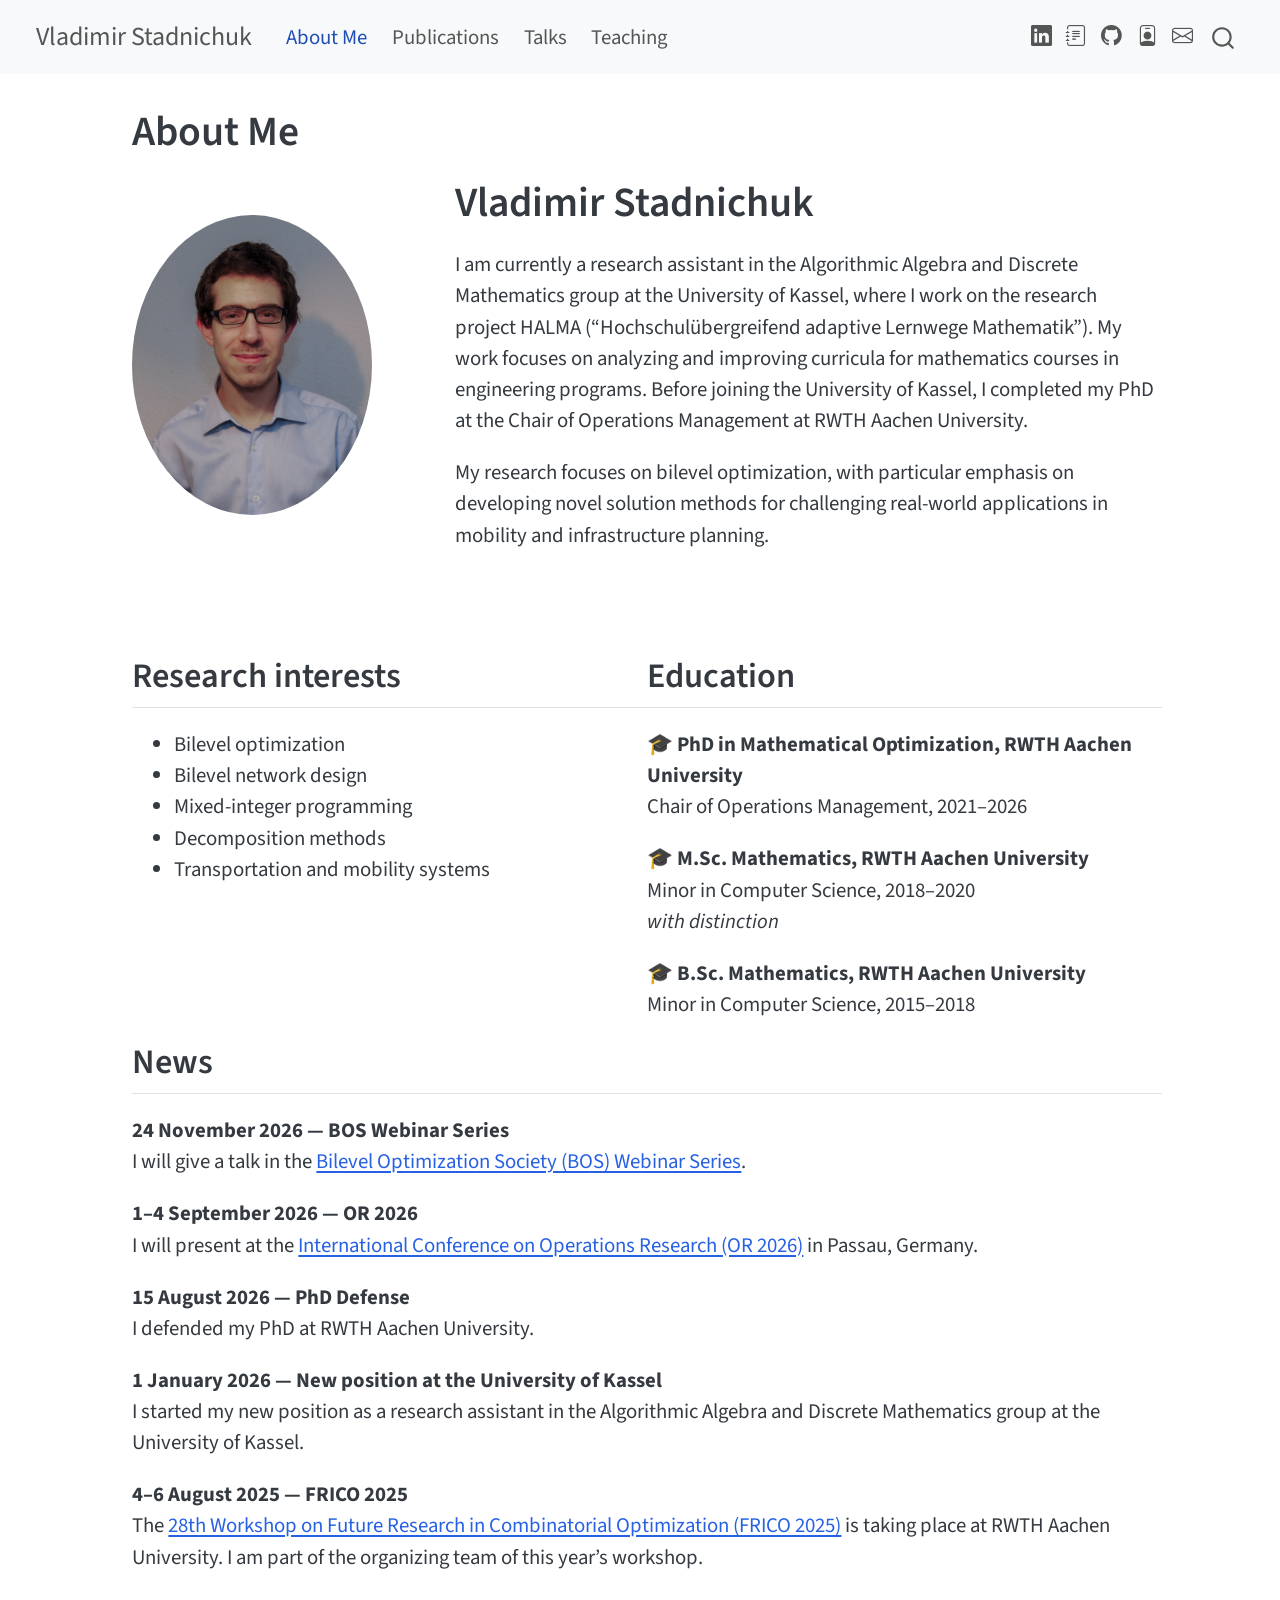
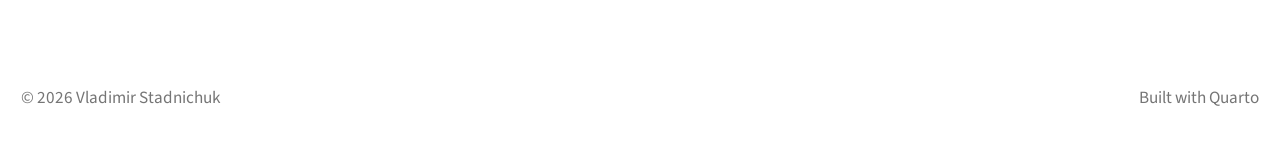
<file: docs/index.html>
<!DOCTYPE html>
<html xmlns="http://www.w3.org/1999/xhtml" lang="en" xml:lang="en"><head>

<meta charset="utf-8">
<meta name="generator" content="quarto-1.10.18">

<meta name="viewport" content="width=device-width, initial-scale=1.0, user-scalable=yes">


<title>About Me – Vladimir Stadnichuk</title>
<style>
/* Default styles provided by pandoc.
** See https://pandoc.org/MANUAL.html#variables-for-html for config info.
*/
span.smallcaps{font-variant: small-caps;}
div.columns{display: flex; gap: 1.5em;}
div.column{flex: auto;}
@media screen {
div.columns{gap: min(4vw, 1.5em);}
div.column{overflow-x: auto;}
}
div.hanging-indent{margin-left: 1.5em; text-indent: -1.5em;}
ul.task-list{list-style: none;}
ul.task-list li input[type="checkbox"] {
  width: 0.8em;
  margin: 0 0.8em 0.2em -1em; /* quarto-specific, see https://github.com/quarto-dev/quarto-cli/issues/4556 */ 
  vertical-align: middle;
}
</style>


<script src="site_libs/quarto-nav/quarto-nav.js"></script>
<script src="site_libs/quarto-nav/headroom.min.js"></script>
<script src="site_libs/clipboard/clipboard.min.js"></script>
<script src="site_libs/quarto-search/autocomplete.umd.js"></script>
<script src="site_libs/quarto-search/fuse.min.js"></script>
<script src="site_libs/quarto-search/quarto-search.js"></script>
<meta name="quarto:offset" content="./">
<script src="site_libs/quarto-html/quarto.js" type="module"></script>
<script src="site_libs/quarto-html/tabsets/tabsets.js" type="module"></script>
<script src="site_libs/quarto-html/popper.min.js"></script>
<script src="site_libs/quarto-html/tippy.umd.min.js"></script>
<script src="site_libs/quarto-html/anchor.min.js"></script>
<link href="site_libs/quarto-html/tippy.css" rel="stylesheet">
<link href="site_libs/quarto-html/quarto-syntax-highlighting-64a204ab8560d761af7679ceaba22944.css" rel="stylesheet" id="quarto-text-highlighting-styles">
<script src="site_libs/bootstrap/bootstrap.min.js"></script>
<link href="site_libs/bootstrap/bootstrap-icons.css" rel="stylesheet">
<link href="site_libs/bootstrap/bootstrap-887c37c4f1f5d249d3a517dbd8a683f0.min.css" rel="stylesheet" append-hash="true" id="quarto-bootstrap" data-mode="light">
<script id="quarto-search-options" type="application/json">{
  "location": "navbar",
  "copy-button": false,
  "collapse-after": 3,
  "panel-placement": "end",
  "type": "overlay",
  "limit": 50,
  "keyboard-shortcut": [
    "f",
    "/",
    "s"
  ],
  "show-item-context": false,
  "language": {
    "search-no-results-text": "No results",
    "search-matching-documents-text": "matching documents",
    "search-copy-link-title": "Copy link to search",
    "search-hide-matches-text": "Hide additional matches",
    "search-more-match-text": "more match in this document",
    "search-more-matches-text": "more matches in this document",
    "search-clear-button-title": "Clear",
    "search-text-placeholder": "",
    "search-detached-cancel-button-title": "Cancel",
    "search-submit-button-title": "Submit",
    "search-label": "Search"
  }
}</script>


<link rel="stylesheet" href="styles.css">
</head>

<body class="nav-fixed fullcontent quarto-light">

<div id="quarto-search-results"></div>
  <header id="quarto-header" class="headroom fixed-top">
    <nav class="navbar navbar-expand-lg " data-bs-theme="dark">
      <div class="navbar-container container-fluid">
      <div class="navbar-brand-container mx-auto">
    <a class="navbar-brand" href="./index.html">
    <span class="navbar-title">Vladimir Stadnichuk</span>
    </a>
  </div>
            <div id="quarto-search" class="" title="Search"></div>
          <button class="navbar-toggler" type="button" data-bs-toggle="collapse" data-bs-target="#navbarCollapse" aria-controls="navbarCollapse" role="menu" aria-expanded="false" aria-label="Toggle navigation" onclick="if (window.quartoToggleHeadroom) { window.quartoToggleHeadroom(); }">
  <span class="navbar-toggler-icon"></span>
</button>
          <div class="collapse navbar-collapse" id="navbarCollapse">
            <ul class="navbar-nav navbar-nav-scroll me-auto">
  <li class="nav-item">
    <a class="nav-link active" href="./index.html" aria-current="page"> 
<span class="menu-text">About Me</span></a>
  </li>  
  <li class="nav-item">
    <a class="nav-link" href="./publications.html"> 
<span class="menu-text">Publications</span></a>
  </li>  
  <li class="nav-item">
    <a class="nav-link" href="./talks.html"> 
<span class="menu-text">Talks</span></a>
  </li>  
  <li class="nav-item">
    <a class="nav-link" href="./teaching.html"> 
<span class="menu-text">Teaching</span></a>
  </li>  
</ul>
          </div> <!-- /navcollapse -->
            <div class="quarto-navbar-tools tools-wide">
    <a href="https://www.linkedin.com/in/v-stadnichuk/" title="" class="quarto-navigation-tool px-1" aria-label="LinkedIn"><i class="bi bi-linkedin"></i></a>
    <a href="https://www.researchgate.net/profile/Vladimir-Stadnichuk-2" title="" class="quarto-navigation-tool px-1" aria-label="ResearchGate"><i class="bi bi-journal-text"></i></a>
    <a href="https://github.com/vstadnichuk/" title="" class="quarto-navigation-tool px-1" aria-label="GitHub"><i class="bi bi-github"></i></a>
    <a href="https://orcid.org/0009-0007-8733-8811" title="" class="quarto-navigation-tool px-1" aria-label="ORCID"><i class="bi bi-person-badge"></i></a>
    <a href="mailto:vladimir.stadnichuk@uni-kassel.de" title="" class="quarto-navigation-tool px-1" aria-label="Email"><i class="bi bi-envelope"></i></a>
</div>
      </div> <!-- /container-fluid -->
    </nav>
</header>
<!-- content -->
<div id="quarto-content" class="quarto-container page-columns page-rows-contents page-layout-article page-navbar">
<!-- sidebar -->
<!-- margin-sidebar -->
    
<!-- main -->
<main class="content" id="quarto-document-content">

<header id="title-block-header" class="quarto-title-block default">
<div class="quarto-title">
<h1 class="title">About Me</h1>
</div>



<div class="quarto-title-meta">

    
  
    
  </div>
  


</header>


<div class="profile-grid">
<div class="profile-photo">
<p><img src="assets/me.jpg" class="profile-image img-fluid" alt="Vladimir Stadnichuk"></p>
</div>
<section id="vladimir-stadnichuk" class="level1 profile-text">
<h1>Vladimir Stadnichuk</h1>
<p>I am currently a research assistant in the Algorithmic Algebra and Discrete Mathematics group at the University of Kassel, where I work on the research project HALMA (“Hochschulübergreifend adaptive Lernwege Mathematik”). My work focuses on analyzing and improving curricula for mathematics courses in engineering programs. Before joining the University of Kassel, I completed my PhD at the Chair of Operations Management at RWTH Aachen University.</p>
<p>My research focuses on bilevel optimization, with particular emphasis on developing novel solution methods for challenging real-world applications in mobility and infrastructure planning.</p>
</section>
</div>
<div class="columns">
<div class="column" style="width:50%;">
<section id="research-interests" class="level2">
<h2 class="anchored" data-anchor-id="research-interests">Research interests</h2>
<ul>
<li>Bilevel optimization</li>
<li>Bilevel network design</li>
<li>Mixed-integer programming</li>
<li>Decomposition methods</li>
<li>Transportation and mobility systems</li>
</ul>
</section>
</div><div class="column" style="width:50%;">
<section id="education" class="level2">
<h2 class="anchored" data-anchor-id="education">Education</h2>
<p>🎓 <strong>PhD in Mathematical Optimization, RWTH Aachen University</strong><br>
Chair of Operations Management, 2021–2026</p>
<p>🎓 <strong>M.Sc. Mathematics, RWTH Aachen University</strong><br>
Minor in Computer Science, 2018–2020<br>
<em>with distinction</em></p>
<p>🎓 <strong>B.Sc. Mathematics, RWTH Aachen University</strong><br>
Minor in Computer Science, 2015–2018</p>
</section>
</div>
</div>
<section id="news" class="level2">
<h2 class="anchored" data-anchor-id="news">News</h2>
<p><strong>24 November 2026 — BOS Webinar Series</strong><br>
I will give a talk in the <a href="https://bileveloptimization.org/bos_webinar/schedule.html">Bilevel Optimization Society (BOS) Webinar Series</a>.</p>
<p><strong>1–4 September 2026 — OR 2026</strong><br>
I will present at the <a href="https://or2026.de/">International Conference on Operations Research (OR 2026)</a> in Passau, Germany.</p>
<p><strong>15 August 2026 — PhD Defense</strong><br>
I defended my PhD at RWTH Aachen University.</p>
<p><strong>1 January 2026 — New position at the University of Kassel</strong><br>
I started my new position as a research assistant in the Algorithmic Algebra and Discrete Mathematics group at the University of Kassel.</p>
<p><strong>4–6 August 2025 — FRICO 2025</strong><br>
The <a href="https://frico.rwth-aachen.de/">28th Workshop on Future Research in Combinatorial Optimization (FRICO 2025)</a> is taking place at RWTH Aachen University. I am part of the organizing team of this year’s workshop.</p>


</section>

</main> <!-- /main -->
<script id="quarto-html-after-body" type="application/javascript">
  window.document.addEventListener("DOMContentLoaded", function (event) {
    const icon = "";
    const anchorJS = new window.AnchorJS();
    anchorJS.options = {
      placement: 'right',
      icon: icon
    };
    anchorJS.add('.anchored');
    const isCodeAnnotation = (el) => {
      for (const clz of el.classList) {
        if (clz.startsWith('code-annotation-')) {                     
          return true;
        }
      }
      return false;
    }
    const onCopySuccess = function(e) {
      // button target
      const button = e.trigger;
      // don't keep focus
      button.blur();
      // flash "checked"
      button.classList.add('code-copy-button-checked');
      var currentTitle = button.getAttribute("title");
      button.setAttribute("title", "Copied!");
      let tooltip;
      if (window.bootstrap) {
        button.setAttribute("data-bs-toggle", "tooltip");
        button.setAttribute("data-bs-placement", "left");
        button.setAttribute("data-bs-title", "Copied!");
        tooltip = new bootstrap.Tooltip(button, 
          { trigger: "manual", 
            customClass: "code-copy-button-tooltip",
            offset: [0, -8]});
        tooltip.show();    
      }
      setTimeout(function() {
        if (tooltip) {
          tooltip.hide();
          button.removeAttribute("data-bs-title");
          button.removeAttribute("data-bs-toggle");
          button.removeAttribute("data-bs-placement");
        }
        button.setAttribute("title", currentTitle);
        button.classList.remove('code-copy-button-checked');
      }, 1000);
      // clear code selection
      e.clearSelection();
    }
    const getTextToCopy = function(trigger) {
      const outerScaffold = trigger.parentElement.cloneNode(true);
      const codeEl = outerScaffold.querySelector('code');
      for (const childEl of codeEl.children) {
        if (isCodeAnnotation(childEl)) {
          childEl.remove();
        }
      }
      return codeEl.innerText;
    }
    const clipboard = new window.ClipboardJS('.code-copy-button:not([data-in-quarto-modal])', {
      text: getTextToCopy
    });
    clipboard.on('success', onCopySuccess);
    if (window.document.getElementById('quarto-embedded-source-code-modal')) {
      const clipboardModal = new window.ClipboardJS('.code-copy-button[data-in-quarto-modal]', {
        text: getTextToCopy,
        container: window.document.getElementById('quarto-embedded-source-code-modal')
      });
      clipboardModal.on('success', onCopySuccess);
    }
      var localhostRegex = new RegExp(/^(?:http|https):\/\/localhost\:?[0-9]*\//);
      var mailtoRegex = new RegExp(/^mailto:/);
        var filterRegex = new RegExp('/' + window.location.host + '/');
      var isInternal = (href) => {
          return filterRegex.test(href) || localhostRegex.test(href) || mailtoRegex.test(href);
      }
      // Inspect non-navigation links and adorn them if external
     var links = window.document.querySelectorAll('a[href]:not(.nav-link):not(.navbar-brand):not(.toc-action):not(.sidebar-link):not(.sidebar-item-toggle):not(.pagination-link):not(.no-external):not([aria-hidden]):not(.dropdown-item):not(.quarto-navigation-tool):not(.about-link)');
      for (var i=0; i<links.length; i++) {
        const link = links[i];
        if (!isInternal(link.href)) {
          // undo the damage that might have been done by quarto-nav.js in the case of
          // links that we want to consider external
          if (link.dataset.originalHref !== undefined) {
            link.href = link.dataset.originalHref;
          }
        }
      }
    function tippyHover(el, contentFn, onTriggerFn, onUntriggerFn) {
      const config = {
        allowHTML: true,
        maxWidth: 500,
        delay: 100,
        arrow: false,
        appendTo: function(el) {
            return el.parentElement;
        },
        interactive: true,
        interactiveBorder: 10,
        theme: 'quarto',
        placement: 'bottom-start',
      };
      if (contentFn) {
        config.content = contentFn;
      }
      if (onTriggerFn) {
        config.onTrigger = onTriggerFn;
      }
      if (onUntriggerFn) {
        config.onUntrigger = onUntriggerFn;
      }
      window.tippy(el, config); 
    }
    const noterefs = window.document.querySelectorAll('a[role="doc-noteref"]');
    for (var i=0; i<noterefs.length; i++) {
      const ref = noterefs[i];
      tippyHover(ref, function() {
        // use id or data attribute instead here
        let href = ref.getAttribute('data-footnote-href') || ref.getAttribute('href');
        try { href = new URL(href).hash; } catch {}
        const id = href.replace(/^#\/?/, "");
        const note = window.document.getElementById(id);
        if (note) {
          return note.innerHTML;
        } else {
          return "";
        }
      });
    }
    const xrefs = window.document.querySelectorAll('a.quarto-xref');
    const processXRef = (id, note) => {
      // Strip column container classes
      const stripColumnClz = (el) => {
        el.classList.remove("page-full", "page-columns");
        if (el.children) {
          for (const child of el.children) {
            stripColumnClz(child);
          }
        }
      }
      stripColumnClz(note)
      if (id === null || id.startsWith('sec-')) {
        // Special case sections, only their first couple elements
        const container = document.createElement("div");
        if (note.children && note.children.length > 2) {
          container.appendChild(note.children[0].cloneNode(true));
          for (let i = 1; i < note.children.length; i++) {
            const child = note.children[i];
            if (child.tagName === "P" && child.innerText === "") {
              continue;
            } else {
              container.appendChild(child.cloneNode(true));
              break;
            }
          }
          if (window.Quarto?.typesetMath) {
            window.Quarto.typesetMath(container);
          }
          return container.innerHTML
        } else {
          if (window.Quarto?.typesetMath) {
            window.Quarto.typesetMath(note);
          }
          return note.innerHTML;
        }
      } else {
        // Remove any anchor links if they are present
        const anchorLink = note.querySelector('a.anchorjs-link');
        if (anchorLink) {
          anchorLink.remove();
        }
        if (window.Quarto?.typesetMath) {
          window.Quarto.typesetMath(note);
        }
        if (note.classList.contains("callout")) {
          return note.outerHTML;
        } else {
          return note.innerHTML;
        }
      }
    }
    for (var i=0; i<xrefs.length; i++) {
      const xref = xrefs[i];
      tippyHover(xref, undefined, function(instance) {
        instance.disable();
        let url = xref.getAttribute('href');
        let hash = undefined; 
        if (url.startsWith('#')) {
          hash = url;
        } else {
          try { hash = new URL(url).hash; } catch {}
        }
        if (hash) {
          const id = hash.replace(/^#\/?/, "");
          const note = window.document.getElementById(id);
          if (note !== null) {
            try {
              const html = processXRef(id, note.cloneNode(true));
              instance.setContent(html);
            } finally {
              instance.enable();
              instance.show();
            }
          } else {
            // See if we can fetch this
            fetch(url.split('#')[0])
            .then(res => res.text())
            .then(html => {
              const parser = new DOMParser();
              const htmlDoc = parser.parseFromString(html, "text/html");
              const note = htmlDoc.getElementById(id);
              if (note !== null) {
                const html = processXRef(id, note);
                instance.setContent(html);
              } 
            }).finally(() => {
              instance.enable();
              instance.show();
            });
          }
        } else {
          // See if we can fetch a full url (with no hash to target)
          // This is a special case and we should probably do some content thinning / targeting
          fetch(url)
          .then(res => res.text())
          .then(html => {
            const parser = new DOMParser();
            const htmlDoc = parser.parseFromString(html, "text/html");
            const note = htmlDoc.querySelector('main.content');
            if (note !== null) {
              // This should only happen for chapter cross references
              // (since there is no id in the URL)
              // remove the first header
              if (note.children.length > 0 && note.children[0].tagName === "HEADER") {
                note.children[0].remove();
              }
              const html = processXRef(null, note);
              instance.setContent(html);
            } 
          }).finally(() => {
            instance.enable();
            instance.show();
          });
        }
      }, function(instance) {
      });
    }
        let selectedAnnoteEl;
        const selectorForAnnotation = ( cell, annotation) => {
          let cellAttr = 'data-code-cell="' + cell + '"';
          let lineAttr = 'data-code-annotation="' +  annotation + '"';
          const selector = 'span[' + cellAttr + '][' + lineAttr + ']';
          return selector;
        }
        const selectCodeLines = (annoteEl) => {
          const doc = window.document;
          const targetCell = annoteEl.getAttribute("data-target-cell");
          const targetAnnotation = annoteEl.getAttribute("data-target-annotation");
          const annoteSpan = window.document.querySelector(selectorForAnnotation(targetCell, targetAnnotation));
          const lines = annoteSpan.getAttribute("data-code-lines").split(",");
          const lineIds = lines.map((line) => {
            return targetCell + "-" + line;
          })
          let top = null;
          let height = null;
          let parent = null;
          if (lineIds.length > 0) {
              //compute the position of the single el (top and bottom and make a div)
              const el = window.document.getElementById(lineIds[0]);
              top = el.offsetTop;
              height = el.offsetHeight;
              parent = el.parentElement.parentElement;
            if (lineIds.length > 1) {
              const lastEl = window.document.getElementById(lineIds[lineIds.length - 1]);
              const bottom = lastEl.offsetTop + lastEl.offsetHeight;
              height = bottom - top;
            }
            if (top !== null && height !== null && parent !== null) {
              // cook up a div (if necessary) and position it 
              let div = window.document.getElementById("code-annotation-line-highlight");
              if (div === null) {
                div = window.document.createElement("div");
                div.setAttribute("id", "code-annotation-line-highlight");
                div.style.position = 'absolute';
                parent.appendChild(div);
              }
              div.style.top = top - 2 + "px";
              div.style.height = height + 4 + "px";
              div.style.left = 0;
              let gutterDiv = window.document.getElementById("code-annotation-line-highlight-gutter");
              if (gutterDiv === null) {
                gutterDiv = window.document.createElement("div");
                gutterDiv.setAttribute("id", "code-annotation-line-highlight-gutter");
                gutterDiv.style.position = 'absolute';
                const codeCell = window.document.getElementById(targetCell);
                const gutter = codeCell.querySelector('.code-annotation-gutter');
                gutter.appendChild(gutterDiv);
              }
              gutterDiv.style.top = top - 2 + "px";
              gutterDiv.style.height = height + 4 + "px";
            }
            selectedAnnoteEl = annoteEl;
          }
        };
        const unselectCodeLines = () => {
          const elementsIds = ["code-annotation-line-highlight", "code-annotation-line-highlight-gutter"];
          elementsIds.forEach((elId) => {
            const div = window.document.getElementById(elId);
            if (div) {
              div.remove();
            }
          });
          selectedAnnoteEl = undefined;
        };
          // Handle positioning of the toggle
      window.addEventListener(
        "resize",
        throttle(() => {
          elRect = undefined;
          if (selectedAnnoteEl) {
            selectCodeLines(selectedAnnoteEl);
          }
        }, 10)
      );
      function throttle(fn, ms) {
      let throttle = false;
      let timer;
        return (...args) => {
          if(!throttle) { // first call gets through
              fn.apply(this, args);
              throttle = true;
          } else { // all the others get throttled
              if(timer) clearTimeout(timer); // cancel #2
              timer = setTimeout(() => {
                fn.apply(this, args);
                timer = throttle = false;
              }, ms);
          }
        };
      }
        // Attach click handler to the DT
        const annoteDls = window.document.querySelectorAll('dt[data-target-cell]');
        for (const annoteDlNode of annoteDls) {
          annoteDlNode.addEventListener('click', (event) => {
            const clickedEl = event.target;
            if (clickedEl !== selectedAnnoteEl) {
              unselectCodeLines();
              const activeEl = window.document.querySelector('dt[data-target-cell].code-annotation-active');
              if (activeEl) {
                activeEl.classList.remove('code-annotation-active');
              }
              selectCodeLines(clickedEl);
              clickedEl.classList.add('code-annotation-active');
            } else {
              // Unselect the line
              unselectCodeLines();
              clickedEl.classList.remove('code-annotation-active');
            }
          });
        }
    const findCites = (el) => {
      const parentEl = el.parentElement;
      if (parentEl) {
        const cites = parentEl.dataset.cites;
        if (cites) {
          return {
            el,
            cites: cites.split(' ')
          };
        } else {
          return findCites(el.parentElement)
        }
      } else {
        return undefined;
      }
    };
    var bibliorefs = window.document.querySelectorAll('a[role="doc-biblioref"]');
    for (var i=0; i<bibliorefs.length; i++) {
      const ref = bibliorefs[i];
      const citeInfo = findCites(ref);
      if (citeInfo) {
        tippyHover(citeInfo.el, function() {
          var popup = window.document.createElement('div');
          citeInfo.cites.forEach(function(cite) {
            var citeDiv = window.document.createElement('div');
            citeDiv.classList.add('hanging-indent');
            citeDiv.classList.add('csl-entry');
            var biblioDiv = window.document.getElementById('ref-' + cite);
            if (biblioDiv) {
              citeDiv.innerHTML = biblioDiv.innerHTML;
            }
            popup.appendChild(citeDiv);
          });
          return popup.innerHTML;
        });
      }
    }
  });
  </script>
</div> <!-- /content -->
<footer class="footer">
  <div class="nav-footer">
    <div class="nav-footer-left">
<p>© 2026 Vladimir Stadnichuk</p>
</div>   
    <div class="nav-footer-center">
      &nbsp;
    </div>
    <div class="nav-footer-right">
<p>Built with Quarto</p>
</div>
  </div>
</footer>




</body></html>
</file>
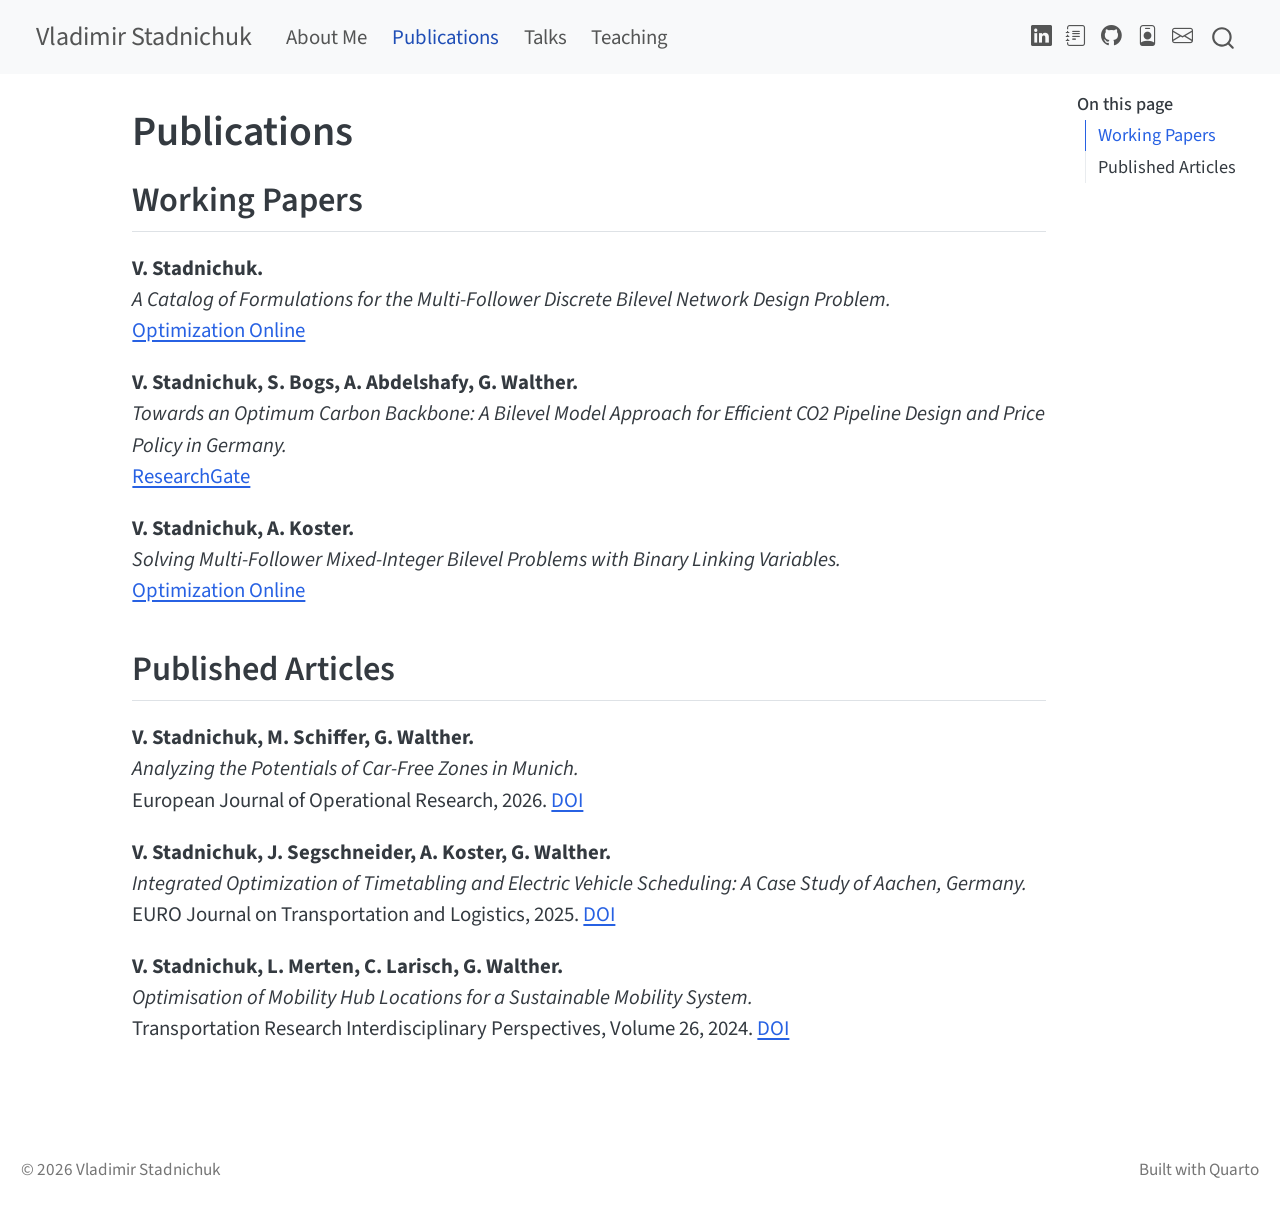
<file: docs/publications.html>
<!DOCTYPE html>
<html xmlns="http://www.w3.org/1999/xhtml" lang="en" xml:lang="en"><head>

<meta charset="utf-8">
<meta name="generator" content="quarto-1.10.18">

<meta name="viewport" content="width=device-width, initial-scale=1.0, user-scalable=yes">


<title>Publications – Vladimir Stadnichuk</title>
<style>
/* Default styles provided by pandoc.
** See https://pandoc.org/MANUAL.html#variables-for-html for config info.
*/
span.smallcaps{font-variant: small-caps;}
div.columns{display: flex; gap: 1.5em;}
div.column{flex: auto;}
@media screen {
div.columns{gap: min(4vw, 1.5em);}
div.column{overflow-x: auto;}
}
div.hanging-indent{margin-left: 1.5em; text-indent: -1.5em;}
ul.task-list{list-style: none;}
ul.task-list li input[type="checkbox"] {
  width: 0.8em;
  margin: 0 0.8em 0.2em -1em; /* quarto-specific, see https://github.com/quarto-dev/quarto-cli/issues/4556 */ 
  vertical-align: middle;
}
</style>


<script src="site_libs/quarto-nav/quarto-nav.js"></script>
<script src="site_libs/quarto-nav/headroom.min.js"></script>
<script src="site_libs/clipboard/clipboard.min.js"></script>
<script src="site_libs/quarto-search/autocomplete.umd.js"></script>
<script src="site_libs/quarto-search/fuse.min.js"></script>
<script src="site_libs/quarto-search/quarto-search.js"></script>
<meta name="quarto:offset" content="./">
<script src="site_libs/quarto-html/quarto.js" type="module"></script>
<script src="site_libs/quarto-html/tabsets/tabsets.js" type="module"></script>
<script src="site_libs/quarto-html/popper.min.js"></script>
<script src="site_libs/quarto-html/tippy.umd.min.js"></script>
<script src="site_libs/quarto-html/anchor.min.js"></script>
<link href="site_libs/quarto-html/tippy.css" rel="stylesheet">
<link href="site_libs/quarto-html/quarto-syntax-highlighting-64a204ab8560d761af7679ceaba22944.css" rel="stylesheet" id="quarto-text-highlighting-styles">
<script src="site_libs/bootstrap/bootstrap.min.js"></script>
<link href="site_libs/bootstrap/bootstrap-icons.css" rel="stylesheet">
<link href="site_libs/bootstrap/bootstrap-887c37c4f1f5d249d3a517dbd8a683f0.min.css" rel="stylesheet" append-hash="true" id="quarto-bootstrap" data-mode="light">
<script id="quarto-search-options" type="application/json">{
  "location": "navbar",
  "copy-button": false,
  "collapse-after": 3,
  "panel-placement": "end",
  "type": "overlay",
  "limit": 50,
  "keyboard-shortcut": [
    "f",
    "/",
    "s"
  ],
  "show-item-context": false,
  "language": {
    "search-no-results-text": "No results",
    "search-matching-documents-text": "matching documents",
    "search-copy-link-title": "Copy link to search",
    "search-hide-matches-text": "Hide additional matches",
    "search-more-match-text": "more match in this document",
    "search-more-matches-text": "more matches in this document",
    "search-clear-button-title": "Clear",
    "search-text-placeholder": "",
    "search-detached-cancel-button-title": "Cancel",
    "search-submit-button-title": "Submit",
    "search-label": "Search"
  }
}</script>


<link rel="stylesheet" href="styles.css">
</head>

<body class="nav-fixed quarto-light">

<div id="quarto-search-results"></div>
  <header id="quarto-header" class="headroom fixed-top">
    <nav class="navbar navbar-expand-lg " data-bs-theme="dark">
      <div class="navbar-container container-fluid">
      <div class="navbar-brand-container mx-auto">
    <a class="navbar-brand" href="./index.html">
    <span class="navbar-title">Vladimir Stadnichuk</span>
    </a>
  </div>
            <div id="quarto-search" class="" title="Search"></div>
          <button class="navbar-toggler" type="button" data-bs-toggle="collapse" data-bs-target="#navbarCollapse" aria-controls="navbarCollapse" role="menu" aria-expanded="false" aria-label="Toggle navigation" onclick="if (window.quartoToggleHeadroom) { window.quartoToggleHeadroom(); }">
  <span class="navbar-toggler-icon"></span>
</button>
          <div class="collapse navbar-collapse" id="navbarCollapse">
            <ul class="navbar-nav navbar-nav-scroll me-auto">
  <li class="nav-item">
    <a class="nav-link" href="./index.html"> 
<span class="menu-text">About Me</span></a>
  </li>  
  <li class="nav-item">
    <a class="nav-link active" href="./publications.html" aria-current="page"> 
<span class="menu-text">Publications</span></a>
  </li>  
  <li class="nav-item">
    <a class="nav-link" href="./talks.html"> 
<span class="menu-text">Talks</span></a>
  </li>  
  <li class="nav-item">
    <a class="nav-link" href="./teaching.html"> 
<span class="menu-text">Teaching</span></a>
  </li>  
</ul>
          </div> <!-- /navcollapse -->
            <div class="quarto-navbar-tools tools-wide">
    <a href="https://www.linkedin.com/in/v-stadnichuk/" title="" class="quarto-navigation-tool px-1" aria-label="LinkedIn"><i class="bi bi-linkedin"></i></a>
    <a href="https://www.researchgate.net/profile/Vladimir-Stadnichuk-2" title="" class="quarto-navigation-tool px-1" aria-label="ResearchGate"><i class="bi bi-journal-text"></i></a>
    <a href="https://github.com/vstadnichuk/" title="" class="quarto-navigation-tool px-1" aria-label="GitHub"><i class="bi bi-github"></i></a>
    <a href="https://orcid.org/0009-0007-8733-8811" title="" class="quarto-navigation-tool px-1" aria-label="ORCID"><i class="bi bi-person-badge"></i></a>
    <a href="mailto:vladimir.stadnichuk@uni-kassel.de" title="" class="quarto-navigation-tool px-1" aria-label="Email"><i class="bi bi-envelope"></i></a>
</div>
      </div> <!-- /container-fluid -->
    </nav>
</header>
<!-- content -->
<div id="quarto-content" class="quarto-container page-columns page-rows-contents page-layout-article page-navbar">
<!-- sidebar -->
<!-- margin-sidebar -->
    <div id="quarto-margin-sidebar" class="sidebar margin-sidebar">
        <nav id="TOC" role="doc-toc" class="toc-active">
    <h2 id="toc-title">On this page</h2>
   
  <ul>
  <li><a href="#working-papers" id="toc-working-papers" class="nav-link active" data-scroll-target="#working-papers">Working Papers</a></li>
  <li><a href="#published-articles" id="toc-published-articles" class="nav-link" data-scroll-target="#published-articles">Published Articles</a></li>
  </ul>
</nav>
    </div>
<!-- main -->
<main class="content" id="quarto-document-content">

<header id="title-block-header" class="quarto-title-block default">
<div class="quarto-title">
<h1 class="title">Publications</h1>
</div>



<div class="quarto-title-meta">

    
  
    
  </div>
  


</header>


<section id="working-papers" class="level2">
<h2 class="anchored" data-anchor-id="working-papers">Working Papers</h2>
<p><strong>V. Stadnichuk.</strong><br>
<em>A Catalog of Formulations for the Multi-Follower Discrete Bilevel Network Design Problem.</em><br>
<a href="https://optimization-online.org/2026/06/a-catalog-of-formulations-for-the-multi-follower-discrete-bilevel-network-design-problem/">Optimization Online</a></p>
<p><strong>V. Stadnichuk, S. Bogs, A. Abdelshafy, G. Walther.</strong><br>
<em>Towards an Optimum Carbon Backbone: A Bilevel Model Approach for Efficient CO2 Pipeline Design and Price Policy in Germany.</em><br>
<a href="http://dx.doi.org/10.13140/RG.2.2.36717.09445">ResearchGate</a></p>
<p><strong>V. Stadnichuk, A. Koster.</strong><br>
<em>Solving Multi-Follower Mixed-Integer Bilevel Problems with Binary Linking Variables.</em><br>
<a href="https://optimization-online.org/?p=28877">Optimization Online</a></p>
</section>
<section id="published-articles" class="level2">
<h2 class="anchored" data-anchor-id="published-articles">Published Articles</h2>
<p><strong>V. Stadnichuk, M. Schiffer, G. Walther.</strong><br>
<em>Analyzing the Potentials of Car-Free Zones in Munich.</em><br>
European Journal of Operational Research, 2026. <a href="https://doi.org/10.1016/j.ejor.2026.06.032">DOI</a></p>
<p><strong>V. Stadnichuk, J. Segschneider, A. Koster, G. Walther.</strong><br>
<em>Integrated Optimization of Timetabling and Electric Vehicle Scheduling: A Case Study of Aachen, Germany.</em><br>
EURO Journal on Transportation and Logistics, 2025. <a href="https://doi.org/10.1016/j.ejtl.2025.100168">DOI</a></p>
<p><strong>V. Stadnichuk, L. Merten, C. Larisch, G. Walther.</strong><br>
<em>Optimisation of Mobility Hub Locations for a Sustainable Mobility System.</em><br>
Transportation Research Interdisciplinary Perspectives, Volume 26, 2024. <a href="https://doi.org/10.1016/j.trip.2024.101193">DOI</a></p>


</section>

</main> <!-- /main -->
<script id="quarto-html-after-body" type="application/javascript">
  window.document.addEventListener("DOMContentLoaded", function (event) {
    const icon = "";
    const anchorJS = new window.AnchorJS();
    anchorJS.options = {
      placement: 'right',
      icon: icon
    };
    anchorJS.add('.anchored');
    const isCodeAnnotation = (el) => {
      for (const clz of el.classList) {
        if (clz.startsWith('code-annotation-')) {                     
          return true;
        }
      }
      return false;
    }
    const onCopySuccess = function(e) {
      // button target
      const button = e.trigger;
      // don't keep focus
      button.blur();
      // flash "checked"
      button.classList.add('code-copy-button-checked');
      var currentTitle = button.getAttribute("title");
      button.setAttribute("title", "Copied!");
      let tooltip;
      if (window.bootstrap) {
        button.setAttribute("data-bs-toggle", "tooltip");
        button.setAttribute("data-bs-placement", "left");
        button.setAttribute("data-bs-title", "Copied!");
        tooltip = new bootstrap.Tooltip(button, 
          { trigger: "manual", 
            customClass: "code-copy-button-tooltip",
            offset: [0, -8]});
        tooltip.show();    
      }
      setTimeout(function() {
        if (tooltip) {
          tooltip.hide();
          button.removeAttribute("data-bs-title");
          button.removeAttribute("data-bs-toggle");
          button.removeAttribute("data-bs-placement");
        }
        button.setAttribute("title", currentTitle);
        button.classList.remove('code-copy-button-checked');
      }, 1000);
      // clear code selection
      e.clearSelection();
    }
    const getTextToCopy = function(trigger) {
      const outerScaffold = trigger.parentElement.cloneNode(true);
      const codeEl = outerScaffold.querySelector('code');
      for (const childEl of codeEl.children) {
        if (isCodeAnnotation(childEl)) {
          childEl.remove();
        }
      }
      return codeEl.innerText;
    }
    const clipboard = new window.ClipboardJS('.code-copy-button:not([data-in-quarto-modal])', {
      text: getTextToCopy
    });
    clipboard.on('success', onCopySuccess);
    if (window.document.getElementById('quarto-embedded-source-code-modal')) {
      const clipboardModal = new window.ClipboardJS('.code-copy-button[data-in-quarto-modal]', {
        text: getTextToCopy,
        container: window.document.getElementById('quarto-embedded-source-code-modal')
      });
      clipboardModal.on('success', onCopySuccess);
    }
      var localhostRegex = new RegExp(/^(?:http|https):\/\/localhost\:?[0-9]*\//);
      var mailtoRegex = new RegExp(/^mailto:/);
        var filterRegex = new RegExp('/' + window.location.host + '/');
      var isInternal = (href) => {
          return filterRegex.test(href) || localhostRegex.test(href) || mailtoRegex.test(href);
      }
      // Inspect non-navigation links and adorn them if external
     var links = window.document.querySelectorAll('a[href]:not(.nav-link):not(.navbar-brand):not(.toc-action):not(.sidebar-link):not(.sidebar-item-toggle):not(.pagination-link):not(.no-external):not([aria-hidden]):not(.dropdown-item):not(.quarto-navigation-tool):not(.about-link)');
      for (var i=0; i<links.length; i++) {
        const link = links[i];
        if (!isInternal(link.href)) {
          // undo the damage that might have been done by quarto-nav.js in the case of
          // links that we want to consider external
          if (link.dataset.originalHref !== undefined) {
            link.href = link.dataset.originalHref;
          }
        }
      }
    function tippyHover(el, contentFn, onTriggerFn, onUntriggerFn) {
      const config = {
        allowHTML: true,
        maxWidth: 500,
        delay: 100,
        arrow: false,
        appendTo: function(el) {
            return el.parentElement;
        },
        interactive: true,
        interactiveBorder: 10,
        theme: 'quarto',
        placement: 'bottom-start',
      };
      if (contentFn) {
        config.content = contentFn;
      }
      if (onTriggerFn) {
        config.onTrigger = onTriggerFn;
      }
      if (onUntriggerFn) {
        config.onUntrigger = onUntriggerFn;
      }
      window.tippy(el, config); 
    }
    const noterefs = window.document.querySelectorAll('a[role="doc-noteref"]');
    for (var i=0; i<noterefs.length; i++) {
      const ref = noterefs[i];
      tippyHover(ref, function() {
        // use id or data attribute instead here
        let href = ref.getAttribute('data-footnote-href') || ref.getAttribute('href');
        try { href = new URL(href).hash; } catch {}
        const id = href.replace(/^#\/?/, "");
        const note = window.document.getElementById(id);
        if (note) {
          return note.innerHTML;
        } else {
          return "";
        }
      });
    }
    const xrefs = window.document.querySelectorAll('a.quarto-xref');
    const processXRef = (id, note) => {
      // Strip column container classes
      const stripColumnClz = (el) => {
        el.classList.remove("page-full", "page-columns");
        if (el.children) {
          for (const child of el.children) {
            stripColumnClz(child);
          }
        }
      }
      stripColumnClz(note)
      if (id === null || id.startsWith('sec-')) {
        // Special case sections, only their first couple elements
        const container = document.createElement("div");
        if (note.children && note.children.length > 2) {
          container.appendChild(note.children[0].cloneNode(true));
          for (let i = 1; i < note.children.length; i++) {
            const child = note.children[i];
            if (child.tagName === "P" && child.innerText === "") {
              continue;
            } else {
              container.appendChild(child.cloneNode(true));
              break;
            }
          }
          if (window.Quarto?.typesetMath) {
            window.Quarto.typesetMath(container);
          }
          return container.innerHTML
        } else {
          if (window.Quarto?.typesetMath) {
            window.Quarto.typesetMath(note);
          }
          return note.innerHTML;
        }
      } else {
        // Remove any anchor links if they are present
        const anchorLink = note.querySelector('a.anchorjs-link');
        if (anchorLink) {
          anchorLink.remove();
        }
        if (window.Quarto?.typesetMath) {
          window.Quarto.typesetMath(note);
        }
        if (note.classList.contains("callout")) {
          return note.outerHTML;
        } else {
          return note.innerHTML;
        }
      }
    }
    for (var i=0; i<xrefs.length; i++) {
      const xref = xrefs[i];
      tippyHover(xref, undefined, function(instance) {
        instance.disable();
        let url = xref.getAttribute('href');
        let hash = undefined; 
        if (url.startsWith('#')) {
          hash = url;
        } else {
          try { hash = new URL(url).hash; } catch {}
        }
        if (hash) {
          const id = hash.replace(/^#\/?/, "");
          const note = window.document.getElementById(id);
          if (note !== null) {
            try {
              const html = processXRef(id, note.cloneNode(true));
              instance.setContent(html);
            } finally {
              instance.enable();
              instance.show();
            }
          } else {
            // See if we can fetch this
            fetch(url.split('#')[0])
            .then(res => res.text())
            .then(html => {
              const parser = new DOMParser();
              const htmlDoc = parser.parseFromString(html, "text/html");
              const note = htmlDoc.getElementById(id);
              if (note !== null) {
                const html = processXRef(id, note);
                instance.setContent(html);
              } 
            }).finally(() => {
              instance.enable();
              instance.show();
            });
          }
        } else {
          // See if we can fetch a full url (with no hash to target)
          // This is a special case and we should probably do some content thinning / targeting
          fetch(url)
          .then(res => res.text())
          .then(html => {
            const parser = new DOMParser();
            const htmlDoc = parser.parseFromString(html, "text/html");
            const note = htmlDoc.querySelector('main.content');
            if (note !== null) {
              // This should only happen for chapter cross references
              // (since there is no id in the URL)
              // remove the first header
              if (note.children.length > 0 && note.children[0].tagName === "HEADER") {
                note.children[0].remove();
              }
              const html = processXRef(null, note);
              instance.setContent(html);
            } 
          }).finally(() => {
            instance.enable();
            instance.show();
          });
        }
      }, function(instance) {
      });
    }
        let selectedAnnoteEl;
        const selectorForAnnotation = ( cell, annotation) => {
          let cellAttr = 'data-code-cell="' + cell + '"';
          let lineAttr = 'data-code-annotation="' +  annotation + '"';
          const selector = 'span[' + cellAttr + '][' + lineAttr + ']';
          return selector;
        }
        const selectCodeLines = (annoteEl) => {
          const doc = window.document;
          const targetCell = annoteEl.getAttribute("data-target-cell");
          const targetAnnotation = annoteEl.getAttribute("data-target-annotation");
          const annoteSpan = window.document.querySelector(selectorForAnnotation(targetCell, targetAnnotation));
          const lines = annoteSpan.getAttribute("data-code-lines").split(",");
          const lineIds = lines.map((line) => {
            return targetCell + "-" + line;
          })
          let top = null;
          let height = null;
          let parent = null;
          if (lineIds.length > 0) {
              //compute the position of the single el (top and bottom and make a div)
              const el = window.document.getElementById(lineIds[0]);
              top = el.offsetTop;
              height = el.offsetHeight;
              parent = el.parentElement.parentElement;
            if (lineIds.length > 1) {
              const lastEl = window.document.getElementById(lineIds[lineIds.length - 1]);
              const bottom = lastEl.offsetTop + lastEl.offsetHeight;
              height = bottom - top;
            }
            if (top !== null && height !== null && parent !== null) {
              // cook up a div (if necessary) and position it 
              let div = window.document.getElementById("code-annotation-line-highlight");
              if (div === null) {
                div = window.document.createElement("div");
                div.setAttribute("id", "code-annotation-line-highlight");
                div.style.position = 'absolute';
                parent.appendChild(div);
              }
              div.style.top = top - 2 + "px";
              div.style.height = height + 4 + "px";
              div.style.left = 0;
              let gutterDiv = window.document.getElementById("code-annotation-line-highlight-gutter");
              if (gutterDiv === null) {
                gutterDiv = window.document.createElement("div");
                gutterDiv.setAttribute("id", "code-annotation-line-highlight-gutter");
                gutterDiv.style.position = 'absolute';
                const codeCell = window.document.getElementById(targetCell);
                const gutter = codeCell.querySelector('.code-annotation-gutter');
                gutter.appendChild(gutterDiv);
              }
              gutterDiv.style.top = top - 2 + "px";
              gutterDiv.style.height = height + 4 + "px";
            }
            selectedAnnoteEl = annoteEl;
          }
        };
        const unselectCodeLines = () => {
          const elementsIds = ["code-annotation-line-highlight", "code-annotation-line-highlight-gutter"];
          elementsIds.forEach((elId) => {
            const div = window.document.getElementById(elId);
            if (div) {
              div.remove();
            }
          });
          selectedAnnoteEl = undefined;
        };
          // Handle positioning of the toggle
      window.addEventListener(
        "resize",
        throttle(() => {
          elRect = undefined;
          if (selectedAnnoteEl) {
            selectCodeLines(selectedAnnoteEl);
          }
        }, 10)
      );
      function throttle(fn, ms) {
      let throttle = false;
      let timer;
        return (...args) => {
          if(!throttle) { // first call gets through
              fn.apply(this, args);
              throttle = true;
          } else { // all the others get throttled
              if(timer) clearTimeout(timer); // cancel #2
              timer = setTimeout(() => {
                fn.apply(this, args);
                timer = throttle = false;
              }, ms);
          }
        };
      }
        // Attach click handler to the DT
        const annoteDls = window.document.querySelectorAll('dt[data-target-cell]');
        for (const annoteDlNode of annoteDls) {
          annoteDlNode.addEventListener('click', (event) => {
            const clickedEl = event.target;
            if (clickedEl !== selectedAnnoteEl) {
              unselectCodeLines();
              const activeEl = window.document.querySelector('dt[data-target-cell].code-annotation-active');
              if (activeEl) {
                activeEl.classList.remove('code-annotation-active');
              }
              selectCodeLines(clickedEl);
              clickedEl.classList.add('code-annotation-active');
            } else {
              // Unselect the line
              unselectCodeLines();
              clickedEl.classList.remove('code-annotation-active');
            }
          });
        }
    const findCites = (el) => {
      const parentEl = el.parentElement;
      if (parentEl) {
        const cites = parentEl.dataset.cites;
        if (cites) {
          return {
            el,
            cites: cites.split(' ')
          };
        } else {
          return findCites(el.parentElement)
        }
      } else {
        return undefined;
      }
    };
    var bibliorefs = window.document.querySelectorAll('a[role="doc-biblioref"]');
    for (var i=0; i<bibliorefs.length; i++) {
      const ref = bibliorefs[i];
      const citeInfo = findCites(ref);
      if (citeInfo) {
        tippyHover(citeInfo.el, function() {
          var popup = window.document.createElement('div');
          citeInfo.cites.forEach(function(cite) {
            var citeDiv = window.document.createElement('div');
            citeDiv.classList.add('hanging-indent');
            citeDiv.classList.add('csl-entry');
            var biblioDiv = window.document.getElementById('ref-' + cite);
            if (biblioDiv) {
              citeDiv.innerHTML = biblioDiv.innerHTML;
            }
            popup.appendChild(citeDiv);
          });
          return popup.innerHTML;
        });
      }
    }
  });
  </script>
</div> <!-- /content -->
<footer class="footer">
  <div class="nav-footer">
    <div class="nav-footer-left">
<p>© 2026 Vladimir Stadnichuk</p>
</div>   
    <div class="nav-footer-center">
      &nbsp;
    </div>
    <div class="nav-footer-right">
<p>Built with Quarto</p>
</div>
  </div>
</footer>




</body></html>
</file>
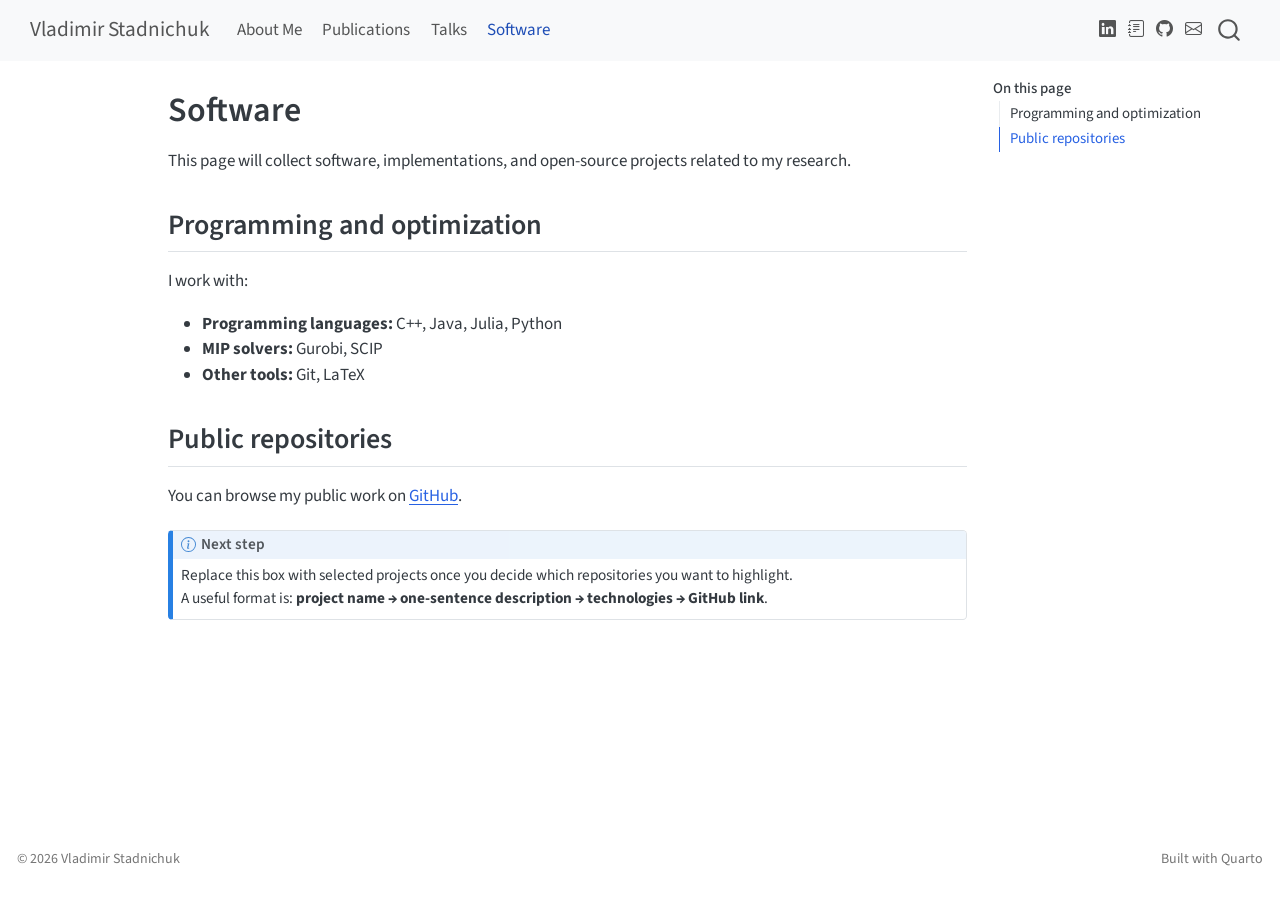
<file: docs/software.html>
<!DOCTYPE html>
<html xmlns="http://www.w3.org/1999/xhtml" lang="en" xml:lang="en"><head>

<meta charset="utf-8">
<meta name="generator" content="quarto-1.10.18">

<meta name="viewport" content="width=device-width, initial-scale=1.0, user-scalable=yes">


<title>Software – Vladimir Stadnichuk</title>
<style>
/* Default styles provided by pandoc.
** See https://pandoc.org/MANUAL.html#variables-for-html for config info.
*/
span.smallcaps{font-variant: small-caps;}
div.columns{display: flex; gap: 1.5em;}
div.column{flex: auto;}
@media screen {
div.columns{gap: min(4vw, 1.5em);}
div.column{overflow-x: auto;}
}
div.hanging-indent{margin-left: 1.5em; text-indent: -1.5em;}
ul.task-list{list-style: none;}
ul.task-list li input[type="checkbox"] {
  width: 0.8em;
  margin: 0 0.8em 0.2em -1em; /* quarto-specific, see https://github.com/quarto-dev/quarto-cli/issues/4556 */ 
  vertical-align: middle;
}
</style>


<script src="site_libs/quarto-nav/quarto-nav.js"></script>
<script src="site_libs/quarto-nav/headroom.min.js"></script>
<script src="site_libs/clipboard/clipboard.min.js"></script>
<script src="site_libs/quarto-search/autocomplete.umd.js"></script>
<script src="site_libs/quarto-search/fuse.min.js"></script>
<script src="site_libs/quarto-search/quarto-search.js"></script>
<meta name="quarto:offset" content="./">
<script src="site_libs/quarto-html/quarto.js" type="module"></script>
<script src="site_libs/quarto-html/tabsets/tabsets.js" type="module"></script>
<script src="site_libs/quarto-html/popper.min.js"></script>
<script src="site_libs/quarto-html/tippy.umd.min.js"></script>
<script src="site_libs/quarto-html/anchor.min.js"></script>
<link href="site_libs/quarto-html/tippy.css" rel="stylesheet">
<link href="site_libs/quarto-html/quarto-syntax-highlighting-64a204ab8560d761af7679ceaba22944.css" rel="stylesheet" id="quarto-text-highlighting-styles">
<script src="site_libs/bootstrap/bootstrap.min.js"></script>
<link href="site_libs/bootstrap/bootstrap-icons.css" rel="stylesheet">
<link href="site_libs/bootstrap/bootstrap-172ba59bd5e0b52282274ba0c0cc16fc.min.css" rel="stylesheet" append-hash="true" id="quarto-bootstrap" data-mode="light">
<script id="quarto-search-options" type="application/json">{
  "location": "navbar",
  "copy-button": false,
  "collapse-after": 3,
  "panel-placement": "end",
  "type": "overlay",
  "limit": 50,
  "keyboard-shortcut": [
    "f",
    "/",
    "s"
  ],
  "show-item-context": false,
  "language": {
    "search-no-results-text": "No results",
    "search-matching-documents-text": "matching documents",
    "search-copy-link-title": "Copy link to search",
    "search-hide-matches-text": "Hide additional matches",
    "search-more-match-text": "more match in this document",
    "search-more-matches-text": "more matches in this document",
    "search-clear-button-title": "Clear",
    "search-text-placeholder": "",
    "search-detached-cancel-button-title": "Cancel",
    "search-submit-button-title": "Submit",
    "search-label": "Search"
  }
}</script>


<link rel="stylesheet" href="styles.css">
</head>

<body class="nav-fixed quarto-light">

<div id="quarto-search-results"></div>
  <header id="quarto-header" class="headroom fixed-top">
    <nav class="navbar navbar-expand-lg " data-bs-theme="dark">
      <div class="navbar-container container-fluid">
      <div class="navbar-brand-container mx-auto">
    <a class="navbar-brand" href="./index.html">
    <span class="navbar-title">Vladimir Stadnichuk</span>
    </a>
  </div>
            <div id="quarto-search" class="" title="Search"></div>
          <button class="navbar-toggler" type="button" data-bs-toggle="collapse" data-bs-target="#navbarCollapse" aria-controls="navbarCollapse" role="menu" aria-expanded="false" aria-label="Toggle navigation" onclick="if (window.quartoToggleHeadroom) { window.quartoToggleHeadroom(); }">
  <span class="navbar-toggler-icon"></span>
</button>
          <div class="collapse navbar-collapse" id="navbarCollapse">
            <ul class="navbar-nav navbar-nav-scroll me-auto">
  <li class="nav-item">
    <a class="nav-link" href="./index.html"> 
<span class="menu-text">About Me</span></a>
  </li>  
  <li class="nav-item">
    <a class="nav-link" href="./publications.html"> 
<span class="menu-text">Publications</span></a>
  </li>  
  <li class="nav-item">
    <a class="nav-link" href="./talks.html"> 
<span class="menu-text">Talks</span></a>
  </li>  
  <li class="nav-item">
    <a class="nav-link active" href="./software.html" aria-current="page"> 
<span class="menu-text">Software</span></a>
  </li>  
</ul>
          </div> <!-- /navcollapse -->
            <div class="quarto-navbar-tools tools-wide">
    <a href="https://www.linkedin.com/in/v-stadnichuk/" title="" class="quarto-navigation-tool px-1" aria-label="LinkedIn"><i class="bi bi-linkedin"></i></a>
    <a href="https://www.researchgate.net/profile/Vladimir-Stadnichuk-2" title="" class="quarto-navigation-tool px-1" aria-label="ResearchGate"><i class="bi bi-journal-text"></i></a>
    <a href="https://github.com/vstadnichuk/" title="" class="quarto-navigation-tool px-1" aria-label="GitHub"><i class="bi bi-github"></i></a>
    <a href="mailto:vladimir.stadnichuk@uni-kassel.de" title="" class="quarto-navigation-tool px-1" aria-label="Email"><i class="bi bi-envelope"></i></a>
</div>
      </div> <!-- /container-fluid -->
    </nav>
</header>
<!-- content -->
<div id="quarto-content" class="quarto-container page-columns page-rows-contents page-layout-article page-navbar">
<!-- sidebar -->
<!-- margin-sidebar -->
    <div id="quarto-margin-sidebar" class="sidebar margin-sidebar">
        <nav id="TOC" role="doc-toc" class="toc-active">
    <h2 id="toc-title">On this page</h2>
   
  <ul>
  <li><a href="#programming-and-optimization" id="toc-programming-and-optimization" class="nav-link active" data-scroll-target="#programming-and-optimization">Programming and optimization</a></li>
  <li><a href="#public-repositories" id="toc-public-repositories" class="nav-link" data-scroll-target="#public-repositories">Public repositories</a></li>
  </ul>
</nav>
    </div>
<!-- main -->
<main class="content" id="quarto-document-content">

<header id="title-block-header" class="quarto-title-block default">
<div class="quarto-title">
<h1 class="title">Software</h1>
</div>



<div class="quarto-title-meta">

    
  
    
  </div>
  


</header>


<p>This page will collect software, implementations, and open-source projects related to my research.</p>
<section id="programming-and-optimization" class="level2">
<h2 class="anchored" data-anchor-id="programming-and-optimization">Programming and optimization</h2>
<p>I work with:</p>
<ul>
<li><strong>Programming languages:</strong> C++, Java, Julia, Python</li>
<li><strong>MIP solvers:</strong> Gurobi, SCIP</li>
<li><strong>Other tools:</strong> Git, LaTeX</li>
</ul>
</section>
<section id="public-repositories" class="level2">
<h2 class="anchored" data-anchor-id="public-repositories">Public repositories</h2>
<p>You can browse my public work on <a href="https://github.com/vstadnichuk/">GitHub</a>.</p>
<div class="callout callout-style-default callout-note callout-titled">
<div class="callout-header d-flex align-content-center">
<div class="callout-icon-container">
<i class="callout-icon"></i>
</div>
<div class="callout-title-container flex-fill">
<span class="screen-reader-only">Note</span>Next step
</div>
</div>
<div class="callout-body-container callout-body">
<p>Replace this box with selected projects once you decide which repositories you want to highlight.<br>
A useful format is: <strong>project name → one-sentence description → technologies → GitHub link</strong>.</p>
</div>
</div>


</section>

</main> <!-- /main -->
<script id="quarto-html-after-body" type="application/javascript">
  window.document.addEventListener("DOMContentLoaded", function (event) {
    const icon = "";
    const anchorJS = new window.AnchorJS();
    anchorJS.options = {
      placement: 'right',
      icon: icon
    };
    anchorJS.add('.anchored');
    const isCodeAnnotation = (el) => {
      for (const clz of el.classList) {
        if (clz.startsWith('code-annotation-')) {                     
          return true;
        }
      }
      return false;
    }
    const onCopySuccess = function(e) {
      // button target
      const button = e.trigger;
      // don't keep focus
      button.blur();
      // flash "checked"
      button.classList.add('code-copy-button-checked');
      var currentTitle = button.getAttribute("title");
      button.setAttribute("title", "Copied!");
      let tooltip;
      if (window.bootstrap) {
        button.setAttribute("data-bs-toggle", "tooltip");
        button.setAttribute("data-bs-placement", "left");
        button.setAttribute("data-bs-title", "Copied!");
        tooltip = new bootstrap.Tooltip(button, 
          { trigger: "manual", 
            customClass: "code-copy-button-tooltip",
            offset: [0, -8]});
        tooltip.show();    
      }
      setTimeout(function() {
        if (tooltip) {
          tooltip.hide();
          button.removeAttribute("data-bs-title");
          button.removeAttribute("data-bs-toggle");
          button.removeAttribute("data-bs-placement");
        }
        button.setAttribute("title", currentTitle);
        button.classList.remove('code-copy-button-checked');
      }, 1000);
      // clear code selection
      e.clearSelection();
    }
    const getTextToCopy = function(trigger) {
      const outerScaffold = trigger.parentElement.cloneNode(true);
      const codeEl = outerScaffold.querySelector('code');
      for (const childEl of codeEl.children) {
        if (isCodeAnnotation(childEl)) {
          childEl.remove();
        }
      }
      return codeEl.innerText;
    }
    const clipboard = new window.ClipboardJS('.code-copy-button:not([data-in-quarto-modal])', {
      text: getTextToCopy
    });
    clipboard.on('success', onCopySuccess);
    if (window.document.getElementById('quarto-embedded-source-code-modal')) {
      const clipboardModal = new window.ClipboardJS('.code-copy-button[data-in-quarto-modal]', {
        text: getTextToCopy,
        container: window.document.getElementById('quarto-embedded-source-code-modal')
      });
      clipboardModal.on('success', onCopySuccess);
    }
      var localhostRegex = new RegExp(/^(?:http|https):\/\/localhost\:?[0-9]*\//);
      var mailtoRegex = new RegExp(/^mailto:/);
        var filterRegex = new RegExp('/' + window.location.host + '/');
      var isInternal = (href) => {
          return filterRegex.test(href) || localhostRegex.test(href) || mailtoRegex.test(href);
      }
      // Inspect non-navigation links and adorn them if external
     var links = window.document.querySelectorAll('a[href]:not(.nav-link):not(.navbar-brand):not(.toc-action):not(.sidebar-link):not(.sidebar-item-toggle):not(.pagination-link):not(.no-external):not([aria-hidden]):not(.dropdown-item):not(.quarto-navigation-tool):not(.about-link)');
      for (var i=0; i<links.length; i++) {
        const link = links[i];
        if (!isInternal(link.href)) {
          // undo the damage that might have been done by quarto-nav.js in the case of
          // links that we want to consider external
          if (link.dataset.originalHref !== undefined) {
            link.href = link.dataset.originalHref;
          }
        }
      }
    function tippyHover(el, contentFn, onTriggerFn, onUntriggerFn) {
      const config = {
        allowHTML: true,
        maxWidth: 500,
        delay: 100,
        arrow: false,
        appendTo: function(el) {
            return el.parentElement;
        },
        interactive: true,
        interactiveBorder: 10,
        theme: 'quarto',
        placement: 'bottom-start',
      };
      if (contentFn) {
        config.content = contentFn;
      }
      if (onTriggerFn) {
        config.onTrigger = onTriggerFn;
      }
      if (onUntriggerFn) {
        config.onUntrigger = onUntriggerFn;
      }
      window.tippy(el, config); 
    }
    const noterefs = window.document.querySelectorAll('a[role="doc-noteref"]');
    for (var i=0; i<noterefs.length; i++) {
      const ref = noterefs[i];
      tippyHover(ref, function() {
        // use id or data attribute instead here
        let href = ref.getAttribute('data-footnote-href') || ref.getAttribute('href');
        try { href = new URL(href).hash; } catch {}
        const id = href.replace(/^#\/?/, "");
        const note = window.document.getElementById(id);
        if (note) {
          return note.innerHTML;
        } else {
          return "";
        }
      });
    }
    const xrefs = window.document.querySelectorAll('a.quarto-xref');
    const processXRef = (id, note) => {
      // Strip column container classes
      const stripColumnClz = (el) => {
        el.classList.remove("page-full", "page-columns");
        if (el.children) {
          for (const child of el.children) {
            stripColumnClz(child);
          }
        }
      }
      stripColumnClz(note)
      if (id === null || id.startsWith('sec-')) {
        // Special case sections, only their first couple elements
        const container = document.createElement("div");
        if (note.children && note.children.length > 2) {
          container.appendChild(note.children[0].cloneNode(true));
          for (let i = 1; i < note.children.length; i++) {
            const child = note.children[i];
            if (child.tagName === "P" && child.innerText === "") {
              continue;
            } else {
              container.appendChild(child.cloneNode(true));
              break;
            }
          }
          if (window.Quarto?.typesetMath) {
            window.Quarto.typesetMath(container);
          }
          return container.innerHTML
        } else {
          if (window.Quarto?.typesetMath) {
            window.Quarto.typesetMath(note);
          }
          return note.innerHTML;
        }
      } else {
        // Remove any anchor links if they are present
        const anchorLink = note.querySelector('a.anchorjs-link');
        if (anchorLink) {
          anchorLink.remove();
        }
        if (window.Quarto?.typesetMath) {
          window.Quarto.typesetMath(note);
        }
        if (note.classList.contains("callout")) {
          return note.outerHTML;
        } else {
          return note.innerHTML;
        }
      }
    }
    for (var i=0; i<xrefs.length; i++) {
      const xref = xrefs[i];
      tippyHover(xref, undefined, function(instance) {
        instance.disable();
        let url = xref.getAttribute('href');
        let hash = undefined; 
        if (url.startsWith('#')) {
          hash = url;
        } else {
          try { hash = new URL(url).hash; } catch {}
        }
        if (hash) {
          const id = hash.replace(/^#\/?/, "");
          const note = window.document.getElementById(id);
          if (note !== null) {
            try {
              const html = processXRef(id, note.cloneNode(true));
              instance.setContent(html);
            } finally {
              instance.enable();
              instance.show();
            }
          } else {
            // See if we can fetch this
            fetch(url.split('#')[0])
            .then(res => res.text())
            .then(html => {
              const parser = new DOMParser();
              const htmlDoc = parser.parseFromString(html, "text/html");
              const note = htmlDoc.getElementById(id);
              if (note !== null) {
                const html = processXRef(id, note);
                instance.setContent(html);
              } 
            }).finally(() => {
              instance.enable();
              instance.show();
            });
          }
        } else {
          // See if we can fetch a full url (with no hash to target)
          // This is a special case and we should probably do some content thinning / targeting
          fetch(url)
          .then(res => res.text())
          .then(html => {
            const parser = new DOMParser();
            const htmlDoc = parser.parseFromString(html, "text/html");
            const note = htmlDoc.querySelector('main.content');
            if (note !== null) {
              // This should only happen for chapter cross references
              // (since there is no id in the URL)
              // remove the first header
              if (note.children.length > 0 && note.children[0].tagName === "HEADER") {
                note.children[0].remove();
              }
              const html = processXRef(null, note);
              instance.setContent(html);
            } 
          }).finally(() => {
            instance.enable();
            instance.show();
          });
        }
      }, function(instance) {
      });
    }
        let selectedAnnoteEl;
        const selectorForAnnotation = ( cell, annotation) => {
          let cellAttr = 'data-code-cell="' + cell + '"';
          let lineAttr = 'data-code-annotation="' +  annotation + '"';
          const selector = 'span[' + cellAttr + '][' + lineAttr + ']';
          return selector;
        }
        const selectCodeLines = (annoteEl) => {
          const doc = window.document;
          const targetCell = annoteEl.getAttribute("data-target-cell");
          const targetAnnotation = annoteEl.getAttribute("data-target-annotation");
          const annoteSpan = window.document.querySelector(selectorForAnnotation(targetCell, targetAnnotation));
          const lines = annoteSpan.getAttribute("data-code-lines").split(",");
          const lineIds = lines.map((line) => {
            return targetCell + "-" + line;
          })
          let top = null;
          let height = null;
          let parent = null;
          if (lineIds.length > 0) {
              //compute the position of the single el (top and bottom and make a div)
              const el = window.document.getElementById(lineIds[0]);
              top = el.offsetTop;
              height = el.offsetHeight;
              parent = el.parentElement.parentElement;
            if (lineIds.length > 1) {
              const lastEl = window.document.getElementById(lineIds[lineIds.length - 1]);
              const bottom = lastEl.offsetTop + lastEl.offsetHeight;
              height = bottom - top;
            }
            if (top !== null && height !== null && parent !== null) {
              // cook up a div (if necessary) and position it 
              let div = window.document.getElementById("code-annotation-line-highlight");
              if (div === null) {
                div = window.document.createElement("div");
                div.setAttribute("id", "code-annotation-line-highlight");
                div.style.position = 'absolute';
                parent.appendChild(div);
              }
              div.style.top = top - 2 + "px";
              div.style.height = height + 4 + "px";
              div.style.left = 0;
              let gutterDiv = window.document.getElementById("code-annotation-line-highlight-gutter");
              if (gutterDiv === null) {
                gutterDiv = window.document.createElement("div");
                gutterDiv.setAttribute("id", "code-annotation-line-highlight-gutter");
                gutterDiv.style.position = 'absolute';
                const codeCell = window.document.getElementById(targetCell);
                const gutter = codeCell.querySelector('.code-annotation-gutter');
                gutter.appendChild(gutterDiv);
              }
              gutterDiv.style.top = top - 2 + "px";
              gutterDiv.style.height = height + 4 + "px";
            }
            selectedAnnoteEl = annoteEl;
          }
        };
        const unselectCodeLines = () => {
          const elementsIds = ["code-annotation-line-highlight", "code-annotation-line-highlight-gutter"];
          elementsIds.forEach((elId) => {
            const div = window.document.getElementById(elId);
            if (div) {
              div.remove();
            }
          });
          selectedAnnoteEl = undefined;
        };
          // Handle positioning of the toggle
      window.addEventListener(
        "resize",
        throttle(() => {
          elRect = undefined;
          if (selectedAnnoteEl) {
            selectCodeLines(selectedAnnoteEl);
          }
        }, 10)
      );
      function throttle(fn, ms) {
      let throttle = false;
      let timer;
        return (...args) => {
          if(!throttle) { // first call gets through
              fn.apply(this, args);
              throttle = true;
          } else { // all the others get throttled
              if(timer) clearTimeout(timer); // cancel #2
              timer = setTimeout(() => {
                fn.apply(this, args);
                timer = throttle = false;
              }, ms);
          }
        };
      }
        // Attach click handler to the DT
        const annoteDls = window.document.querySelectorAll('dt[data-target-cell]');
        for (const annoteDlNode of annoteDls) {
          annoteDlNode.addEventListener('click', (event) => {
            const clickedEl = event.target;
            if (clickedEl !== selectedAnnoteEl) {
              unselectCodeLines();
              const activeEl = window.document.querySelector('dt[data-target-cell].code-annotation-active');
              if (activeEl) {
                activeEl.classList.remove('code-annotation-active');
              }
              selectCodeLines(clickedEl);
              clickedEl.classList.add('code-annotation-active');
            } else {
              // Unselect the line
              unselectCodeLines();
              clickedEl.classList.remove('code-annotation-active');
            }
          });
        }
    const findCites = (el) => {
      const parentEl = el.parentElement;
      if (parentEl) {
        const cites = parentEl.dataset.cites;
        if (cites) {
          return {
            el,
            cites: cites.split(' ')
          };
        } else {
          return findCites(el.parentElement)
        }
      } else {
        return undefined;
      }
    };
    var bibliorefs = window.document.querySelectorAll('a[role="doc-biblioref"]');
    for (var i=0; i<bibliorefs.length; i++) {
      const ref = bibliorefs[i];
      const citeInfo = findCites(ref);
      if (citeInfo) {
        tippyHover(citeInfo.el, function() {
          var popup = window.document.createElement('div');
          citeInfo.cites.forEach(function(cite) {
            var citeDiv = window.document.createElement('div');
            citeDiv.classList.add('hanging-indent');
            citeDiv.classList.add('csl-entry');
            var biblioDiv = window.document.getElementById('ref-' + cite);
            if (biblioDiv) {
              citeDiv.innerHTML = biblioDiv.innerHTML;
            }
            popup.appendChild(citeDiv);
          });
          return popup.innerHTML;
        });
      }
    }
  });
  </script>
</div> <!-- /content -->
<footer class="footer">
  <div class="nav-footer">
    <div class="nav-footer-left">
<p>© 2026 Vladimir Stadnichuk</p>
</div>   
    <div class="nav-footer-center">
      &nbsp;
    </div>
    <div class="nav-footer-right">
<p>Built with Quarto</p>
</div>
  </div>
</footer>




</body></html>
</file>
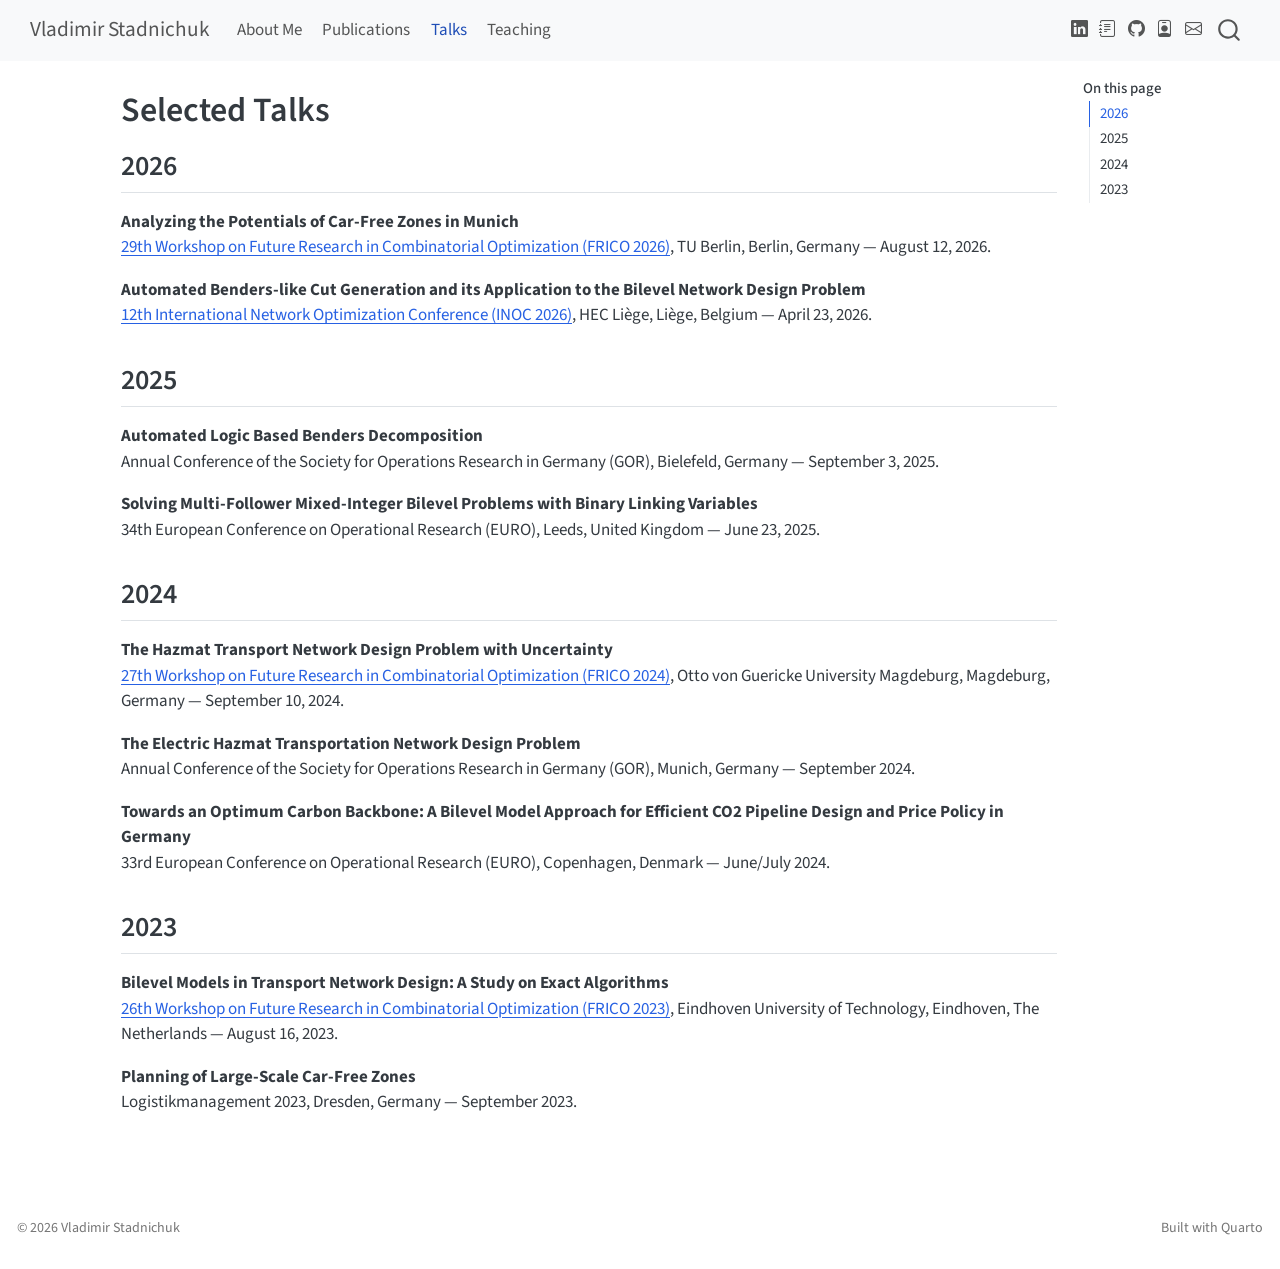
<file: docs/talks.html>
<!DOCTYPE html>
<html xmlns="http://www.w3.org/1999/xhtml" lang="en" xml:lang="en"><head>

<meta charset="utf-8">
<meta name="generator" content="quarto-1.10.18">

<meta name="viewport" content="width=device-width, initial-scale=1.0, user-scalable=yes">


<title>Selected Talks – Vladimir Stadnichuk</title>
<style>
/* Default styles provided by pandoc.
** See https://pandoc.org/MANUAL.html#variables-for-html for config info.
*/
span.smallcaps{font-variant: small-caps;}
div.columns{display: flex; gap: 1.5em;}
div.column{flex: auto;}
@media screen {
div.columns{gap: min(4vw, 1.5em);}
div.column{overflow-x: auto;}
}
div.hanging-indent{margin-left: 1.5em; text-indent: -1.5em;}
ul.task-list{list-style: none;}
ul.task-list li input[type="checkbox"] {
  width: 0.8em;
  margin: 0 0.8em 0.2em -1em; /* quarto-specific, see https://github.com/quarto-dev/quarto-cli/issues/4556 */ 
  vertical-align: middle;
}
</style>


<script src="site_libs/quarto-nav/quarto-nav.js"></script>
<script src="site_libs/quarto-nav/headroom.min.js"></script>
<script src="site_libs/clipboard/clipboard.min.js"></script>
<script src="site_libs/quarto-search/autocomplete.umd.js"></script>
<script src="site_libs/quarto-search/fuse.min.js"></script>
<script src="site_libs/quarto-search/quarto-search.js"></script>
<meta name="quarto:offset" content="./">
<script src="site_libs/quarto-html/quarto.js" type="module"></script>
<script src="site_libs/quarto-html/tabsets/tabsets.js" type="module"></script>
<script src="site_libs/quarto-html/popper.min.js"></script>
<script src="site_libs/quarto-html/tippy.umd.min.js"></script>
<script src="site_libs/quarto-html/anchor.min.js"></script>
<link href="site_libs/quarto-html/tippy.css" rel="stylesheet">
<link href="site_libs/quarto-html/quarto-syntax-highlighting-64a204ab8560d761af7679ceaba22944.css" rel="stylesheet" id="quarto-text-highlighting-styles">
<script src="site_libs/bootstrap/bootstrap.min.js"></script>
<link href="site_libs/bootstrap/bootstrap-icons.css" rel="stylesheet">
<link href="site_libs/bootstrap/bootstrap-f8fbe5f3e72749de48aef05cddc75d28.min.css" rel="stylesheet" append-hash="true" id="quarto-bootstrap" data-mode="light">
<script id="quarto-search-options" type="application/json">{
  "location": "navbar",
  "copy-button": false,
  "collapse-after": 3,
  "panel-placement": "end",
  "type": "overlay",
  "limit": 50,
  "keyboard-shortcut": [
    "f",
    "/",
    "s"
  ],
  "show-item-context": false,
  "language": {
    "search-no-results-text": "No results",
    "search-matching-documents-text": "matching documents",
    "search-copy-link-title": "Copy link to search",
    "search-hide-matches-text": "Hide additional matches",
    "search-more-match-text": "more match in this document",
    "search-more-matches-text": "more matches in this document",
    "search-clear-button-title": "Clear",
    "search-text-placeholder": "",
    "search-detached-cancel-button-title": "Cancel",
    "search-submit-button-title": "Submit",
    "search-label": "Search"
  }
}</script>


<link rel="stylesheet" href="styles.css">
</head>

<body class="nav-fixed quarto-light">

<div id="quarto-search-results"></div>
  <header id="quarto-header" class="headroom fixed-top">
    <nav class="navbar navbar-expand-lg " data-bs-theme="dark">
      <div class="navbar-container container-fluid">
      <div class="navbar-brand-container mx-auto">
    <a class="navbar-brand" href="./index.html">
    <span class="navbar-title">Vladimir Stadnichuk</span>
    </a>
  </div>
            <div id="quarto-search" class="" title="Search"></div>
          <button class="navbar-toggler" type="button" data-bs-toggle="collapse" data-bs-target="#navbarCollapse" aria-controls="navbarCollapse" role="menu" aria-expanded="false" aria-label="Toggle navigation" onclick="if (window.quartoToggleHeadroom) { window.quartoToggleHeadroom(); }">
  <span class="navbar-toggler-icon"></span>
</button>
          <div class="collapse navbar-collapse" id="navbarCollapse">
            <ul class="navbar-nav navbar-nav-scroll me-auto">
  <li class="nav-item">
    <a class="nav-link" href="./index.html"> 
<span class="menu-text">About Me</span></a>
  </li>  
  <li class="nav-item">
    <a class="nav-link" href="./publications.html"> 
<span class="menu-text">Publications</span></a>
  </li>  
  <li class="nav-item">
    <a class="nav-link active" href="./talks.html" aria-current="page"> 
<span class="menu-text">Talks</span></a>
  </li>  
  <li class="nav-item">
    <a class="nav-link" href="./teaching.html"> 
<span class="menu-text">Teaching</span></a>
  </li>  
</ul>
          </div> <!-- /navcollapse -->
            <div class="quarto-navbar-tools tools-wide">
    <a href="https://www.linkedin.com/in/v-stadnichuk/" title="" class="quarto-navigation-tool px-1" aria-label="LinkedIn"><i class="bi bi-linkedin"></i></a>
    <a href="https://www.researchgate.net/profile/Vladimir-Stadnichuk-2" title="" class="quarto-navigation-tool px-1" aria-label="ResearchGate"><i class="bi bi-journal-text"></i></a>
    <a href="https://github.com/vstadnichuk/" title="" class="quarto-navigation-tool px-1" aria-label="GitHub"><i class="bi bi-github"></i></a>
    <a href="https://orcid.org/0009-0007-8733-8811" title="" class="quarto-navigation-tool px-1" aria-label="ORCID"><i class="bi bi-person-badge"></i></a>
    <a href="mailto:vladimir.stadnichuk@uni-kassel.de" title="" class="quarto-navigation-tool px-1" aria-label="Email"><i class="bi bi-envelope"></i></a>
</div>
      </div> <!-- /container-fluid -->
    </nav>
</header>
<!-- content -->
<div id="quarto-content" class="quarto-container page-columns page-rows-contents page-layout-article page-navbar">
<!-- sidebar -->
<!-- margin-sidebar -->
    <div id="quarto-margin-sidebar" class="sidebar margin-sidebar">
        <nav id="TOC" role="doc-toc" class="toc-active">
    <h2 id="toc-title">On this page</h2>
   
  <ul>
  <li><a href="#section" id="toc-section" class="nav-link active" data-scroll-target="#section">2026</a></li>
  <li><a href="#section-1" id="toc-section-1" class="nav-link" data-scroll-target="#section-1">2025</a></li>
  <li><a href="#section-2" id="toc-section-2" class="nav-link" data-scroll-target="#section-2">2024</a></li>
  <li><a href="#section-3" id="toc-section-3" class="nav-link" data-scroll-target="#section-3">2023</a></li>
  </ul>
</nav>
    </div>
<!-- main -->
<main class="content" id="quarto-document-content">

<header id="title-block-header" class="quarto-title-block default">
<div class="quarto-title">
<h1 class="title">Selected Talks</h1>
</div>



<div class="quarto-title-meta">

    
  
    
  </div>
  


</header>


<section id="section" class="level2">
<h2 class="anchored" data-anchor-id="section">2026</h2>
<p><strong>Analyzing the Potentials of Car-Free Zones in Munich</strong><br>
<a href="https://www3.math.tu-berlin.de/combi/frico26/">29th Workshop on Future Research in Combinatorial Optimization (FRICO 2026)</a>, TU Berlin, Berlin, Germany — August 12, 2026.</p>
<p><strong>Automated Benders-like Cut Generation and its Application to the Bilevel Network Design Problem</strong><br>
<a href="https://www.euro-online.org/inoc2026/">12th International Network Optimization Conference (INOC 2026)</a>, HEC Liège, Liège, Belgium — April 23, 2026.</p>
</section>
<section id="section-1" class="level2">
<h2 class="anchored" data-anchor-id="section-1">2025</h2>
<p><strong>Automated Logic Based Benders Decomposition</strong><br>
Annual Conference of the Society for Operations Research in Germany (GOR), Bielefeld, Germany — September 3, 2025.</p>
<p><strong>Solving Multi-Follower Mixed-Integer Bilevel Problems with Binary Linking Variables</strong><br>
34th European Conference on Operational Research (EURO), Leeds, United Kingdom — June 23, 2025.</p>
</section>
<section id="section-2" class="level2">
<h2 class="anchored" data-anchor-id="section-2">2024</h2>
<p><strong>The Hazmat Transport Network Design Problem with Uncertainty</strong><br>
<a href="https://frico2024.ovgu.de/">27th Workshop on Future Research in Combinatorial Optimization (FRICO 2024)</a>, Otto von Guericke University Magdeburg, Magdeburg, Germany — September 10, 2024.</p>
<p><strong>The Electric Hazmat Transportation Network Design Problem</strong><br>
Annual Conference of the Society for Operations Research in Germany (GOR), Munich, Germany — September 2024.</p>
<p><strong>Towards an Optimum Carbon Backbone: A Bilevel Model Approach for Efficient CO2 Pipeline Design and Price Policy in Germany</strong><br>
33rd European Conference on Operational Research (EURO), Copenhagen, Denmark — June/July 2024.</p>
</section>
<section id="section-3" class="level2">
<h2 class="anchored" data-anchor-id="section-3">2023</h2>
<p><strong>Bilevel Models in Transport Network Design: A Study on Exact Algorithms</strong><br>
<a href="https://frico2023.pages.tue.nl/pages/">26th Workshop on Future Research in Combinatorial Optimization (FRICO 2023)</a>, Eindhoven University of Technology, Eindhoven, The Netherlands — August 16, 2023.</p>
<p><strong>Planning of Large-Scale Car-Free Zones</strong><br>
Logistikmanagement 2023, Dresden, Germany — September 2023.</p>


</section>

</main> <!-- /main -->
<script id="quarto-html-after-body" type="application/javascript">
  window.document.addEventListener("DOMContentLoaded", function (event) {
    const icon = "";
    const anchorJS = new window.AnchorJS();
    anchorJS.options = {
      placement: 'right',
      icon: icon
    };
    anchorJS.add('.anchored');
    const isCodeAnnotation = (el) => {
      for (const clz of el.classList) {
        if (clz.startsWith('code-annotation-')) {                     
          return true;
        }
      }
      return false;
    }
    const onCopySuccess = function(e) {
      // button target
      const button = e.trigger;
      // don't keep focus
      button.blur();
      // flash "checked"
      button.classList.add('code-copy-button-checked');
      var currentTitle = button.getAttribute("title");
      button.setAttribute("title", "Copied!");
      let tooltip;
      if (window.bootstrap) {
        button.setAttribute("data-bs-toggle", "tooltip");
        button.setAttribute("data-bs-placement", "left");
        button.setAttribute("data-bs-title", "Copied!");
        tooltip = new bootstrap.Tooltip(button, 
          { trigger: "manual", 
            customClass: "code-copy-button-tooltip",
            offset: [0, -8]});
        tooltip.show();    
      }
      setTimeout(function() {
        if (tooltip) {
          tooltip.hide();
          button.removeAttribute("data-bs-title");
          button.removeAttribute("data-bs-toggle");
          button.removeAttribute("data-bs-placement");
        }
        button.setAttribute("title", currentTitle);
        button.classList.remove('code-copy-button-checked');
      }, 1000);
      // clear code selection
      e.clearSelection();
    }
    const getTextToCopy = function(trigger) {
      const outerScaffold = trigger.parentElement.cloneNode(true);
      const codeEl = outerScaffold.querySelector('code');
      for (const childEl of codeEl.children) {
        if (isCodeAnnotation(childEl)) {
          childEl.remove();
        }
      }
      return codeEl.innerText;
    }
    const clipboard = new window.ClipboardJS('.code-copy-button:not([data-in-quarto-modal])', {
      text: getTextToCopy
    });
    clipboard.on('success', onCopySuccess);
    if (window.document.getElementById('quarto-embedded-source-code-modal')) {
      const clipboardModal = new window.ClipboardJS('.code-copy-button[data-in-quarto-modal]', {
        text: getTextToCopy,
        container: window.document.getElementById('quarto-embedded-source-code-modal')
      });
      clipboardModal.on('success', onCopySuccess);
    }
      var localhostRegex = new RegExp(/^(?:http|https):\/\/localhost\:?[0-9]*\//);
      var mailtoRegex = new RegExp(/^mailto:/);
        var filterRegex = new RegExp('/' + window.location.host + '/');
      var isInternal = (href) => {
          return filterRegex.test(href) || localhostRegex.test(href) || mailtoRegex.test(href);
      }
      // Inspect non-navigation links and adorn them if external
     var links = window.document.querySelectorAll('a[href]:not(.nav-link):not(.navbar-brand):not(.toc-action):not(.sidebar-link):not(.sidebar-item-toggle):not(.pagination-link):not(.no-external):not([aria-hidden]):not(.dropdown-item):not(.quarto-navigation-tool):not(.about-link)');
      for (var i=0; i<links.length; i++) {
        const link = links[i];
        if (!isInternal(link.href)) {
          // undo the damage that might have been done by quarto-nav.js in the case of
          // links that we want to consider external
          if (link.dataset.originalHref !== undefined) {
            link.href = link.dataset.originalHref;
          }
        }
      }
    function tippyHover(el, contentFn, onTriggerFn, onUntriggerFn) {
      const config = {
        allowHTML: true,
        maxWidth: 500,
        delay: 100,
        arrow: false,
        appendTo: function(el) {
            return el.parentElement;
        },
        interactive: true,
        interactiveBorder: 10,
        theme: 'quarto',
        placement: 'bottom-start',
      };
      if (contentFn) {
        config.content = contentFn;
      }
      if (onTriggerFn) {
        config.onTrigger = onTriggerFn;
      }
      if (onUntriggerFn) {
        config.onUntrigger = onUntriggerFn;
      }
      window.tippy(el, config); 
    }
    const noterefs = window.document.querySelectorAll('a[role="doc-noteref"]');
    for (var i=0; i<noterefs.length; i++) {
      const ref = noterefs[i];
      tippyHover(ref, function() {
        // use id or data attribute instead here
        let href = ref.getAttribute('data-footnote-href') || ref.getAttribute('href');
        try { href = new URL(href).hash; } catch {}
        const id = href.replace(/^#\/?/, "");
        const note = window.document.getElementById(id);
        if (note) {
          return note.innerHTML;
        } else {
          return "";
        }
      });
    }
    const xrefs = window.document.querySelectorAll('a.quarto-xref');
    const processXRef = (id, note) => {
      // Strip column container classes
      const stripColumnClz = (el) => {
        el.classList.remove("page-full", "page-columns");
        if (el.children) {
          for (const child of el.children) {
            stripColumnClz(child);
          }
        }
      }
      stripColumnClz(note)
      if (id === null || id.startsWith('sec-')) {
        // Special case sections, only their first couple elements
        const container = document.createElement("div");
        if (note.children && note.children.length > 2) {
          container.appendChild(note.children[0].cloneNode(true));
          for (let i = 1; i < note.children.length; i++) {
            const child = note.children[i];
            if (child.tagName === "P" && child.innerText === "") {
              continue;
            } else {
              container.appendChild(child.cloneNode(true));
              break;
            }
          }
          if (window.Quarto?.typesetMath) {
            window.Quarto.typesetMath(container);
          }
          return container.innerHTML
        } else {
          if (window.Quarto?.typesetMath) {
            window.Quarto.typesetMath(note);
          }
          return note.innerHTML;
        }
      } else {
        // Remove any anchor links if they are present
        const anchorLink = note.querySelector('a.anchorjs-link');
        if (anchorLink) {
          anchorLink.remove();
        }
        if (window.Quarto?.typesetMath) {
          window.Quarto.typesetMath(note);
        }
        if (note.classList.contains("callout")) {
          return note.outerHTML;
        } else {
          return note.innerHTML;
        }
      }
    }
    for (var i=0; i<xrefs.length; i++) {
      const xref = xrefs[i];
      tippyHover(xref, undefined, function(instance) {
        instance.disable();
        let url = xref.getAttribute('href');
        let hash = undefined; 
        if (url.startsWith('#')) {
          hash = url;
        } else {
          try { hash = new URL(url).hash; } catch {}
        }
        if (hash) {
          const id = hash.replace(/^#\/?/, "");
          const note = window.document.getElementById(id);
          if (note !== null) {
            try {
              const html = processXRef(id, note.cloneNode(true));
              instance.setContent(html);
            } finally {
              instance.enable();
              instance.show();
            }
          } else {
            // See if we can fetch this
            fetch(url.split('#')[0])
            .then(res => res.text())
            .then(html => {
              const parser = new DOMParser();
              const htmlDoc = parser.parseFromString(html, "text/html");
              const note = htmlDoc.getElementById(id);
              if (note !== null) {
                const html = processXRef(id, note);
                instance.setContent(html);
              } 
            }).finally(() => {
              instance.enable();
              instance.show();
            });
          }
        } else {
          // See if we can fetch a full url (with no hash to target)
          // This is a special case and we should probably do some content thinning / targeting
          fetch(url)
          .then(res => res.text())
          .then(html => {
            const parser = new DOMParser();
            const htmlDoc = parser.parseFromString(html, "text/html");
            const note = htmlDoc.querySelector('main.content');
            if (note !== null) {
              // This should only happen for chapter cross references
              // (since there is no id in the URL)
              // remove the first header
              if (note.children.length > 0 && note.children[0].tagName === "HEADER") {
                note.children[0].remove();
              }
              const html = processXRef(null, note);
              instance.setContent(html);
            } 
          }).finally(() => {
            instance.enable();
            instance.show();
          });
        }
      }, function(instance) {
      });
    }
        let selectedAnnoteEl;
        const selectorForAnnotation = ( cell, annotation) => {
          let cellAttr = 'data-code-cell="' + cell + '"';
          let lineAttr = 'data-code-annotation="' +  annotation + '"';
          const selector = 'span[' + cellAttr + '][' + lineAttr + ']';
          return selector;
        }
        const selectCodeLines = (annoteEl) => {
          const doc = window.document;
          const targetCell = annoteEl.getAttribute("data-target-cell");
          const targetAnnotation = annoteEl.getAttribute("data-target-annotation");
          const annoteSpan = window.document.querySelector(selectorForAnnotation(targetCell, targetAnnotation));
          const lines = annoteSpan.getAttribute("data-code-lines").split(",");
          const lineIds = lines.map((line) => {
            return targetCell + "-" + line;
          })
          let top = null;
          let height = null;
          let parent = null;
          if (lineIds.length > 0) {
              //compute the position of the single el (top and bottom and make a div)
              const el = window.document.getElementById(lineIds[0]);
              top = el.offsetTop;
              height = el.offsetHeight;
              parent = el.parentElement.parentElement;
            if (lineIds.length > 1) {
              const lastEl = window.document.getElementById(lineIds[lineIds.length - 1]);
              const bottom = lastEl.offsetTop + lastEl.offsetHeight;
              height = bottom - top;
            }
            if (top !== null && height !== null && parent !== null) {
              // cook up a div (if necessary) and position it 
              let div = window.document.getElementById("code-annotation-line-highlight");
              if (div === null) {
                div = window.document.createElement("div");
                div.setAttribute("id", "code-annotation-line-highlight");
                div.style.position = 'absolute';
                parent.appendChild(div);
              }
              div.style.top = top - 2 + "px";
              div.style.height = height + 4 + "px";
              div.style.left = 0;
              let gutterDiv = window.document.getElementById("code-annotation-line-highlight-gutter");
              if (gutterDiv === null) {
                gutterDiv = window.document.createElement("div");
                gutterDiv.setAttribute("id", "code-annotation-line-highlight-gutter");
                gutterDiv.style.position = 'absolute';
                const codeCell = window.document.getElementById(targetCell);
                const gutter = codeCell.querySelector('.code-annotation-gutter');
                gutter.appendChild(gutterDiv);
              }
              gutterDiv.style.top = top - 2 + "px";
              gutterDiv.style.height = height + 4 + "px";
            }
            selectedAnnoteEl = annoteEl;
          }
        };
        const unselectCodeLines = () => {
          const elementsIds = ["code-annotation-line-highlight", "code-annotation-line-highlight-gutter"];
          elementsIds.forEach((elId) => {
            const div = window.document.getElementById(elId);
            if (div) {
              div.remove();
            }
          });
          selectedAnnoteEl = undefined;
        };
          // Handle positioning of the toggle
      window.addEventListener(
        "resize",
        throttle(() => {
          elRect = undefined;
          if (selectedAnnoteEl) {
            selectCodeLines(selectedAnnoteEl);
          }
        }, 10)
      );
      function throttle(fn, ms) {
      let throttle = false;
      let timer;
        return (...args) => {
          if(!throttle) { // first call gets through
              fn.apply(this, args);
              throttle = true;
          } else { // all the others get throttled
              if(timer) clearTimeout(timer); // cancel #2
              timer = setTimeout(() => {
                fn.apply(this, args);
                timer = throttle = false;
              }, ms);
          }
        };
      }
        // Attach click handler to the DT
        const annoteDls = window.document.querySelectorAll('dt[data-target-cell]');
        for (const annoteDlNode of annoteDls) {
          annoteDlNode.addEventListener('click', (event) => {
            const clickedEl = event.target;
            if (clickedEl !== selectedAnnoteEl) {
              unselectCodeLines();
              const activeEl = window.document.querySelector('dt[data-target-cell].code-annotation-active');
              if (activeEl) {
                activeEl.classList.remove('code-annotation-active');
              }
              selectCodeLines(clickedEl);
              clickedEl.classList.add('code-annotation-active');
            } else {
              // Unselect the line
              unselectCodeLines();
              clickedEl.classList.remove('code-annotation-active');
            }
          });
        }
    const findCites = (el) => {
      const parentEl = el.parentElement;
      if (parentEl) {
        const cites = parentEl.dataset.cites;
        if (cites) {
          return {
            el,
            cites: cites.split(' ')
          };
        } else {
          return findCites(el.parentElement)
        }
      } else {
        return undefined;
      }
    };
    var bibliorefs = window.document.querySelectorAll('a[role="doc-biblioref"]');
    for (var i=0; i<bibliorefs.length; i++) {
      const ref = bibliorefs[i];
      const citeInfo = findCites(ref);
      if (citeInfo) {
        tippyHover(citeInfo.el, function() {
          var popup = window.document.createElement('div');
          citeInfo.cites.forEach(function(cite) {
            var citeDiv = window.document.createElement('div');
            citeDiv.classList.add('hanging-indent');
            citeDiv.classList.add('csl-entry');
            var biblioDiv = window.document.getElementById('ref-' + cite);
            if (biblioDiv) {
              citeDiv.innerHTML = biblioDiv.innerHTML;
            }
            popup.appendChild(citeDiv);
          });
          return popup.innerHTML;
        });
      }
    }
  });
  </script>
</div> <!-- /content -->
<footer class="footer">
  <div class="nav-footer">
    <div class="nav-footer-left">
<p>© 2026 Vladimir Stadnichuk</p>
</div>   
    <div class="nav-footer-center">
      &nbsp;
    </div>
    <div class="nav-footer-right">
<p>Built with Quarto</p>
</div>
  </div>
</footer>




</body></html>
</file>
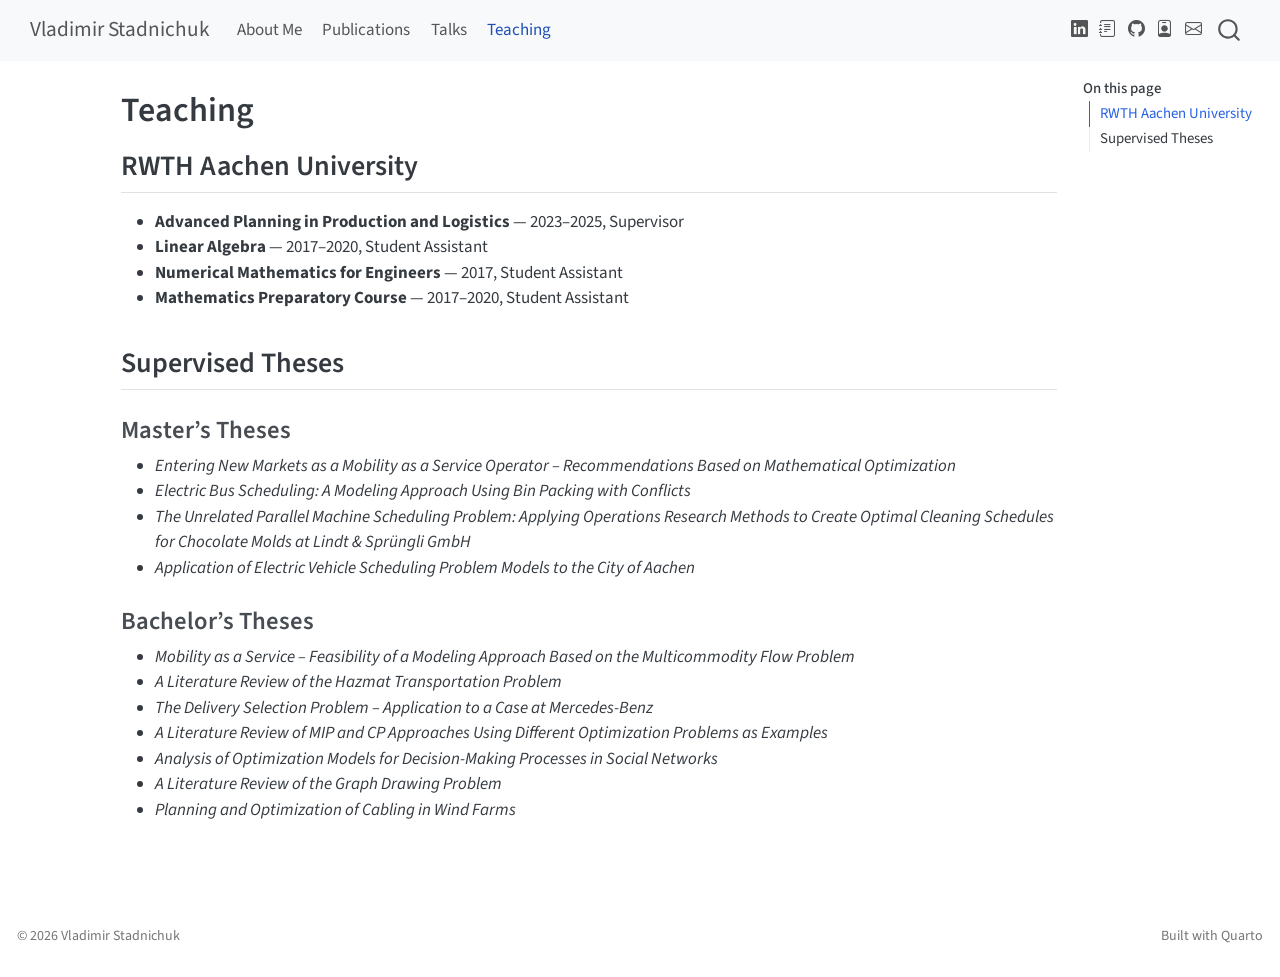
<file: docs/teaching.html>
<!DOCTYPE html>
<html xmlns="http://www.w3.org/1999/xhtml" lang="en" xml:lang="en"><head>

<meta charset="utf-8">
<meta name="generator" content="quarto-1.10.18">

<meta name="viewport" content="width=device-width, initial-scale=1.0, user-scalable=yes">


<title>Teaching – Vladimir Stadnichuk</title>
<style>
/* Default styles provided by pandoc.
** See https://pandoc.org/MANUAL.html#variables-for-html for config info.
*/
span.smallcaps{font-variant: small-caps;}
div.columns{display: flex; gap: 1.5em;}
div.column{flex: auto;}
@media screen {
div.columns{gap: min(4vw, 1.5em);}
div.column{overflow-x: auto;}
}
div.hanging-indent{margin-left: 1.5em; text-indent: -1.5em;}
ul.task-list{list-style: none;}
ul.task-list li input[type="checkbox"] {
  width: 0.8em;
  margin: 0 0.8em 0.2em -1em; /* quarto-specific, see https://github.com/quarto-dev/quarto-cli/issues/4556 */ 
  vertical-align: middle;
}
</style>


<script src="site_libs/quarto-nav/quarto-nav.js"></script>
<script src="site_libs/quarto-nav/headroom.min.js"></script>
<script src="site_libs/clipboard/clipboard.min.js"></script>
<script src="site_libs/quarto-search/autocomplete.umd.js"></script>
<script src="site_libs/quarto-search/fuse.min.js"></script>
<script src="site_libs/quarto-search/quarto-search.js"></script>
<meta name="quarto:offset" content="./">
<script src="site_libs/quarto-html/quarto.js" type="module"></script>
<script src="site_libs/quarto-html/tabsets/tabsets.js" type="module"></script>
<script src="site_libs/quarto-html/popper.min.js"></script>
<script src="site_libs/quarto-html/tippy.umd.min.js"></script>
<script src="site_libs/quarto-html/anchor.min.js"></script>
<link href="site_libs/quarto-html/tippy.css" rel="stylesheet">
<link href="site_libs/quarto-html/quarto-syntax-highlighting-64a204ab8560d761af7679ceaba22944.css" rel="stylesheet" id="quarto-text-highlighting-styles">
<script src="site_libs/bootstrap/bootstrap.min.js"></script>
<link href="site_libs/bootstrap/bootstrap-icons.css" rel="stylesheet">
<link href="site_libs/bootstrap/bootstrap-f8fbe5f3e72749de48aef05cddc75d28.min.css" rel="stylesheet" append-hash="true" id="quarto-bootstrap" data-mode="light">
<script id="quarto-search-options" type="application/json">{
  "location": "navbar",
  "copy-button": false,
  "collapse-after": 3,
  "panel-placement": "end",
  "type": "overlay",
  "limit": 50,
  "keyboard-shortcut": [
    "f",
    "/",
    "s"
  ],
  "show-item-context": false,
  "language": {
    "search-no-results-text": "No results",
    "search-matching-documents-text": "matching documents",
    "search-copy-link-title": "Copy link to search",
    "search-hide-matches-text": "Hide additional matches",
    "search-more-match-text": "more match in this document",
    "search-more-matches-text": "more matches in this document",
    "search-clear-button-title": "Clear",
    "search-text-placeholder": "",
    "search-detached-cancel-button-title": "Cancel",
    "search-submit-button-title": "Submit",
    "search-label": "Search"
  }
}</script>


<link rel="stylesheet" href="styles.css">
</head>

<body class="nav-fixed quarto-light">

<div id="quarto-search-results"></div>
  <header id="quarto-header" class="headroom fixed-top">
    <nav class="navbar navbar-expand-lg " data-bs-theme="dark">
      <div class="navbar-container container-fluid">
      <div class="navbar-brand-container mx-auto">
    <a class="navbar-brand" href="./index.html">
    <span class="navbar-title">Vladimir Stadnichuk</span>
    </a>
  </div>
            <div id="quarto-search" class="" title="Search"></div>
          <button class="navbar-toggler" type="button" data-bs-toggle="collapse" data-bs-target="#navbarCollapse" aria-controls="navbarCollapse" role="menu" aria-expanded="false" aria-label="Toggle navigation" onclick="if (window.quartoToggleHeadroom) { window.quartoToggleHeadroom(); }">
  <span class="navbar-toggler-icon"></span>
</button>
          <div class="collapse navbar-collapse" id="navbarCollapse">
            <ul class="navbar-nav navbar-nav-scroll me-auto">
  <li class="nav-item">
    <a class="nav-link" href="./index.html"> 
<span class="menu-text">About Me</span></a>
  </li>  
  <li class="nav-item">
    <a class="nav-link" href="./publications.html"> 
<span class="menu-text">Publications</span></a>
  </li>  
  <li class="nav-item">
    <a class="nav-link" href="./talks.html"> 
<span class="menu-text">Talks</span></a>
  </li>  
  <li class="nav-item">
    <a class="nav-link active" href="./teaching.html" aria-current="page"> 
<span class="menu-text">Teaching</span></a>
  </li>  
</ul>
          </div> <!-- /navcollapse -->
            <div class="quarto-navbar-tools tools-wide">
    <a href="https://www.linkedin.com/in/v-stadnichuk/" title="" class="quarto-navigation-tool px-1" aria-label="LinkedIn"><i class="bi bi-linkedin"></i></a>
    <a href="https://www.researchgate.net/profile/Vladimir-Stadnichuk-2" title="" class="quarto-navigation-tool px-1" aria-label="ResearchGate"><i class="bi bi-journal-text"></i></a>
    <a href="https://github.com/vstadnichuk/" title="" class="quarto-navigation-tool px-1" aria-label="GitHub"><i class="bi bi-github"></i></a>
    <a href="https://orcid.org/0009-0007-8733-8811" title="" class="quarto-navigation-tool px-1" aria-label="ORCID"><i class="bi bi-person-badge"></i></a>
    <a href="mailto:vladimir.stadnichuk@uni-kassel.de" title="" class="quarto-navigation-tool px-1" aria-label="Email"><i class="bi bi-envelope"></i></a>
</div>
      </div> <!-- /container-fluid -->
    </nav>
</header>
<!-- content -->
<div id="quarto-content" class="quarto-container page-columns page-rows-contents page-layout-article page-navbar">
<!-- sidebar -->
<!-- margin-sidebar -->
    <div id="quarto-margin-sidebar" class="sidebar margin-sidebar">
        <nav id="TOC" role="doc-toc" class="toc-active">
    <h2 id="toc-title">On this page</h2>
   
  <ul>
  <li><a href="#rwth-aachen-university" id="toc-rwth-aachen-university" class="nav-link active" data-scroll-target="#rwth-aachen-university">RWTH Aachen University</a></li>
  <li><a href="#supervised-theses" id="toc-supervised-theses" class="nav-link" data-scroll-target="#supervised-theses">Supervised Theses</a>
  <ul class="collapse">
  <li><a href="#masters-theses" id="toc-masters-theses" class="nav-link" data-scroll-target="#masters-theses">Master’s Theses</a></li>
  <li><a href="#bachelors-theses" id="toc-bachelors-theses" class="nav-link" data-scroll-target="#bachelors-theses">Bachelor’s Theses</a></li>
  </ul></li>
  </ul>
</nav>
    </div>
<!-- main -->
<main class="content" id="quarto-document-content">

<header id="title-block-header" class="quarto-title-block default">
<div class="quarto-title">
<h1 class="title">Teaching</h1>
</div>



<div class="quarto-title-meta">

    
  
    
  </div>
  


</header>


<section id="rwth-aachen-university" class="level2">
<h2 class="anchored" data-anchor-id="rwth-aachen-university">RWTH Aachen University</h2>
<ul>
<li><strong>Advanced Planning in Production and Logistics</strong> — 2023–2025, Supervisor</li>
<li><strong>Linear Algebra</strong> — 2017–2020, Student Assistant</li>
<li><strong>Numerical Mathematics for Engineers</strong> — 2017, Student Assistant</li>
<li><strong>Mathematics Preparatory Course</strong> — 2017–2020, Student Assistant</li>
</ul>
</section>
<section id="supervised-theses" class="level2">
<h2 class="anchored" data-anchor-id="supervised-theses">Supervised Theses</h2>
<section id="masters-theses" class="level3">
<h3 class="anchored" data-anchor-id="masters-theses">Master’s Theses</h3>
<ul>
<li><em>Entering New Markets as a Mobility as a Service Operator – Recommendations Based on Mathematical Optimization</em></li>
<li><em>Electric Bus Scheduling: A Modeling Approach Using Bin Packing with Conflicts</em></li>
<li><em>The Unrelated Parallel Machine Scheduling Problem: Applying Operations Research Methods to Create Optimal Cleaning Schedules for Chocolate Molds at Lindt &amp; Sprüngli GmbH</em></li>
<li><em>Application of Electric Vehicle Scheduling Problem Models to the City of Aachen</em></li>
</ul>
</section>
<section id="bachelors-theses" class="level3">
<h3 class="anchored" data-anchor-id="bachelors-theses">Bachelor’s Theses</h3>
<ul>
<li><em>Mobility as a Service – Feasibility of a Modeling Approach Based on the Multicommodity Flow Problem</em></li>
<li><em>A Literature Review of the Hazmat Transportation Problem</em></li>
<li><em>The Delivery Selection Problem – Application to a Case at Mercedes-Benz</em></li>
<li><em>A Literature Review of MIP and CP Approaches Using Different Optimization Problems as Examples</em></li>
<li><em>Analysis of Optimization Models for Decision-Making Processes in Social Networks</em></li>
<li><em>A Literature Review of the Graph Drawing Problem</em></li>
<li><em>Planning and Optimization of Cabling in Wind Farms</em></li>
</ul>


</section>
</section>

</main> <!-- /main -->
<script id="quarto-html-after-body" type="application/javascript">
  window.document.addEventListener("DOMContentLoaded", function (event) {
    const icon = "";
    const anchorJS = new window.AnchorJS();
    anchorJS.options = {
      placement: 'right',
      icon: icon
    };
    anchorJS.add('.anchored');
    const isCodeAnnotation = (el) => {
      for (const clz of el.classList) {
        if (clz.startsWith('code-annotation-')) {                     
          return true;
        }
      }
      return false;
    }
    const onCopySuccess = function(e) {
      // button target
      const button = e.trigger;
      // don't keep focus
      button.blur();
      // flash "checked"
      button.classList.add('code-copy-button-checked');
      var currentTitle = button.getAttribute("title");
      button.setAttribute("title", "Copied!");
      let tooltip;
      if (window.bootstrap) {
        button.setAttribute("data-bs-toggle", "tooltip");
        button.setAttribute("data-bs-placement", "left");
        button.setAttribute("data-bs-title", "Copied!");
        tooltip = new bootstrap.Tooltip(button, 
          { trigger: "manual", 
            customClass: "code-copy-button-tooltip",
            offset: [0, -8]});
        tooltip.show();    
      }
      setTimeout(function() {
        if (tooltip) {
          tooltip.hide();
          button.removeAttribute("data-bs-title");
          button.removeAttribute("data-bs-toggle");
          button.removeAttribute("data-bs-placement");
        }
        button.setAttribute("title", currentTitle);
        button.classList.remove('code-copy-button-checked');
      }, 1000);
      // clear code selection
      e.clearSelection();
    }
    const getTextToCopy = function(trigger) {
      const outerScaffold = trigger.parentElement.cloneNode(true);
      const codeEl = outerScaffold.querySelector('code');
      for (const childEl of codeEl.children) {
        if (isCodeAnnotation(childEl)) {
          childEl.remove();
        }
      }
      return codeEl.innerText;
    }
    const clipboard = new window.ClipboardJS('.code-copy-button:not([data-in-quarto-modal])', {
      text: getTextToCopy
    });
    clipboard.on('success', onCopySuccess);
    if (window.document.getElementById('quarto-embedded-source-code-modal')) {
      const clipboardModal = new window.ClipboardJS('.code-copy-button[data-in-quarto-modal]', {
        text: getTextToCopy,
        container: window.document.getElementById('quarto-embedded-source-code-modal')
      });
      clipboardModal.on('success', onCopySuccess);
    }
      var localhostRegex = new RegExp(/^(?:http|https):\/\/localhost\:?[0-9]*\//);
      var mailtoRegex = new RegExp(/^mailto:/);
        var filterRegex = new RegExp('/' + window.location.host + '/');
      var isInternal = (href) => {
          return filterRegex.test(href) || localhostRegex.test(href) || mailtoRegex.test(href);
      }
      // Inspect non-navigation links and adorn them if external
     var links = window.document.querySelectorAll('a[href]:not(.nav-link):not(.navbar-brand):not(.toc-action):not(.sidebar-link):not(.sidebar-item-toggle):not(.pagination-link):not(.no-external):not([aria-hidden]):not(.dropdown-item):not(.quarto-navigation-tool):not(.about-link)');
      for (var i=0; i<links.length; i++) {
        const link = links[i];
        if (!isInternal(link.href)) {
          // undo the damage that might have been done by quarto-nav.js in the case of
          // links that we want to consider external
          if (link.dataset.originalHref !== undefined) {
            link.href = link.dataset.originalHref;
          }
        }
      }
    function tippyHover(el, contentFn, onTriggerFn, onUntriggerFn) {
      const config = {
        allowHTML: true,
        maxWidth: 500,
        delay: 100,
        arrow: false,
        appendTo: function(el) {
            return el.parentElement;
        },
        interactive: true,
        interactiveBorder: 10,
        theme: 'quarto',
        placement: 'bottom-start',
      };
      if (contentFn) {
        config.content = contentFn;
      }
      if (onTriggerFn) {
        config.onTrigger = onTriggerFn;
      }
      if (onUntriggerFn) {
        config.onUntrigger = onUntriggerFn;
      }
      window.tippy(el, config); 
    }
    const noterefs = window.document.querySelectorAll('a[role="doc-noteref"]');
    for (var i=0; i<noterefs.length; i++) {
      const ref = noterefs[i];
      tippyHover(ref, function() {
        // use id or data attribute instead here
        let href = ref.getAttribute('data-footnote-href') || ref.getAttribute('href');
        try { href = new URL(href).hash; } catch {}
        const id = href.replace(/^#\/?/, "");
        const note = window.document.getElementById(id);
        if (note) {
          return note.innerHTML;
        } else {
          return "";
        }
      });
    }
    const xrefs = window.document.querySelectorAll('a.quarto-xref');
    const processXRef = (id, note) => {
      // Strip column container classes
      const stripColumnClz = (el) => {
        el.classList.remove("page-full", "page-columns");
        if (el.children) {
          for (const child of el.children) {
            stripColumnClz(child);
          }
        }
      }
      stripColumnClz(note)
      if (id === null || id.startsWith('sec-')) {
        // Special case sections, only their first couple elements
        const container = document.createElement("div");
        if (note.children && note.children.length > 2) {
          container.appendChild(note.children[0].cloneNode(true));
          for (let i = 1; i < note.children.length; i++) {
            const child = note.children[i];
            if (child.tagName === "P" && child.innerText === "") {
              continue;
            } else {
              container.appendChild(child.cloneNode(true));
              break;
            }
          }
          if (window.Quarto?.typesetMath) {
            window.Quarto.typesetMath(container);
          }
          return container.innerHTML
        } else {
          if (window.Quarto?.typesetMath) {
            window.Quarto.typesetMath(note);
          }
          return note.innerHTML;
        }
      } else {
        // Remove any anchor links if they are present
        const anchorLink = note.querySelector('a.anchorjs-link');
        if (anchorLink) {
          anchorLink.remove();
        }
        if (window.Quarto?.typesetMath) {
          window.Quarto.typesetMath(note);
        }
        if (note.classList.contains("callout")) {
          return note.outerHTML;
        } else {
          return note.innerHTML;
        }
      }
    }
    for (var i=0; i<xrefs.length; i++) {
      const xref = xrefs[i];
      tippyHover(xref, undefined, function(instance) {
        instance.disable();
        let url = xref.getAttribute('href');
        let hash = undefined; 
        if (url.startsWith('#')) {
          hash = url;
        } else {
          try { hash = new URL(url).hash; } catch {}
        }
        if (hash) {
          const id = hash.replace(/^#\/?/, "");
          const note = window.document.getElementById(id);
          if (note !== null) {
            try {
              const html = processXRef(id, note.cloneNode(true));
              instance.setContent(html);
            } finally {
              instance.enable();
              instance.show();
            }
          } else {
            // See if we can fetch this
            fetch(url.split('#')[0])
            .then(res => res.text())
            .then(html => {
              const parser = new DOMParser();
              const htmlDoc = parser.parseFromString(html, "text/html");
              const note = htmlDoc.getElementById(id);
              if (note !== null) {
                const html = processXRef(id, note);
                instance.setContent(html);
              } 
            }).finally(() => {
              instance.enable();
              instance.show();
            });
          }
        } else {
          // See if we can fetch a full url (with no hash to target)
          // This is a special case and we should probably do some content thinning / targeting
          fetch(url)
          .then(res => res.text())
          .then(html => {
            const parser = new DOMParser();
            const htmlDoc = parser.parseFromString(html, "text/html");
            const note = htmlDoc.querySelector('main.content');
            if (note !== null) {
              // This should only happen for chapter cross references
              // (since there is no id in the URL)
              // remove the first header
              if (note.children.length > 0 && note.children[0].tagName === "HEADER") {
                note.children[0].remove();
              }
              const html = processXRef(null, note);
              instance.setContent(html);
            } 
          }).finally(() => {
            instance.enable();
            instance.show();
          });
        }
      }, function(instance) {
      });
    }
        let selectedAnnoteEl;
        const selectorForAnnotation = ( cell, annotation) => {
          let cellAttr = 'data-code-cell="' + cell + '"';
          let lineAttr = 'data-code-annotation="' +  annotation + '"';
          const selector = 'span[' + cellAttr + '][' + lineAttr + ']';
          return selector;
        }
        const selectCodeLines = (annoteEl) => {
          const doc = window.document;
          const targetCell = annoteEl.getAttribute("data-target-cell");
          const targetAnnotation = annoteEl.getAttribute("data-target-annotation");
          const annoteSpan = window.document.querySelector(selectorForAnnotation(targetCell, targetAnnotation));
          const lines = annoteSpan.getAttribute("data-code-lines").split(",");
          const lineIds = lines.map((line) => {
            return targetCell + "-" + line;
          })
          let top = null;
          let height = null;
          let parent = null;
          if (lineIds.length > 0) {
              //compute the position of the single el (top and bottom and make a div)
              const el = window.document.getElementById(lineIds[0]);
              top = el.offsetTop;
              height = el.offsetHeight;
              parent = el.parentElement.parentElement;
            if (lineIds.length > 1) {
              const lastEl = window.document.getElementById(lineIds[lineIds.length - 1]);
              const bottom = lastEl.offsetTop + lastEl.offsetHeight;
              height = bottom - top;
            }
            if (top !== null && height !== null && parent !== null) {
              // cook up a div (if necessary) and position it 
              let div = window.document.getElementById("code-annotation-line-highlight");
              if (div === null) {
                div = window.document.createElement("div");
                div.setAttribute("id", "code-annotation-line-highlight");
                div.style.position = 'absolute';
                parent.appendChild(div);
              }
              div.style.top = top - 2 + "px";
              div.style.height = height + 4 + "px";
              div.style.left = 0;
              let gutterDiv = window.document.getElementById("code-annotation-line-highlight-gutter");
              if (gutterDiv === null) {
                gutterDiv = window.document.createElement("div");
                gutterDiv.setAttribute("id", "code-annotation-line-highlight-gutter");
                gutterDiv.style.position = 'absolute';
                const codeCell = window.document.getElementById(targetCell);
                const gutter = codeCell.querySelector('.code-annotation-gutter');
                gutter.appendChild(gutterDiv);
              }
              gutterDiv.style.top = top - 2 + "px";
              gutterDiv.style.height = height + 4 + "px";
            }
            selectedAnnoteEl = annoteEl;
          }
        };
        const unselectCodeLines = () => {
          const elementsIds = ["code-annotation-line-highlight", "code-annotation-line-highlight-gutter"];
          elementsIds.forEach((elId) => {
            const div = window.document.getElementById(elId);
            if (div) {
              div.remove();
            }
          });
          selectedAnnoteEl = undefined;
        };
          // Handle positioning of the toggle
      window.addEventListener(
        "resize",
        throttle(() => {
          elRect = undefined;
          if (selectedAnnoteEl) {
            selectCodeLines(selectedAnnoteEl);
          }
        }, 10)
      );
      function throttle(fn, ms) {
      let throttle = false;
      let timer;
        return (...args) => {
          if(!throttle) { // first call gets through
              fn.apply(this, args);
              throttle = true;
          } else { // all the others get throttled
              if(timer) clearTimeout(timer); // cancel #2
              timer = setTimeout(() => {
                fn.apply(this, args);
                timer = throttle = false;
              }, ms);
          }
        };
      }
        // Attach click handler to the DT
        const annoteDls = window.document.querySelectorAll('dt[data-target-cell]');
        for (const annoteDlNode of annoteDls) {
          annoteDlNode.addEventListener('click', (event) => {
            const clickedEl = event.target;
            if (clickedEl !== selectedAnnoteEl) {
              unselectCodeLines();
              const activeEl = window.document.querySelector('dt[data-target-cell].code-annotation-active');
              if (activeEl) {
                activeEl.classList.remove('code-annotation-active');
              }
              selectCodeLines(clickedEl);
              clickedEl.classList.add('code-annotation-active');
            } else {
              // Unselect the line
              unselectCodeLines();
              clickedEl.classList.remove('code-annotation-active');
            }
          });
        }
    const findCites = (el) => {
      const parentEl = el.parentElement;
      if (parentEl) {
        const cites = parentEl.dataset.cites;
        if (cites) {
          return {
            el,
            cites: cites.split(' ')
          };
        } else {
          return findCites(el.parentElement)
        }
      } else {
        return undefined;
      }
    };
    var bibliorefs = window.document.querySelectorAll('a[role="doc-biblioref"]');
    for (var i=0; i<bibliorefs.length; i++) {
      const ref = bibliorefs[i];
      const citeInfo = findCites(ref);
      if (citeInfo) {
        tippyHover(citeInfo.el, function() {
          var popup = window.document.createElement('div');
          citeInfo.cites.forEach(function(cite) {
            var citeDiv = window.document.createElement('div');
            citeDiv.classList.add('hanging-indent');
            citeDiv.classList.add('csl-entry');
            var biblioDiv = window.document.getElementById('ref-' + cite);
            if (biblioDiv) {
              citeDiv.innerHTML = biblioDiv.innerHTML;
            }
            popup.appendChild(citeDiv);
          });
          return popup.innerHTML;
        });
      }
    }
  });
  </script>
</div> <!-- /content -->
<footer class="footer">
  <div class="nav-footer">
    <div class="nav-footer-left">
<p>© 2026 Vladimir Stadnichuk</p>
</div>   
    <div class="nav-footer-center">
      &nbsp;
    </div>
    <div class="nav-footer-right">
<p>Built with Quarto</p>
</div>
  </div>
</footer>




</body></html>
</file>
<file: docs/site_libs/quarto-html/tippy.css>
.tippy-box[data-animation=fade][data-state=hidden]{opacity:0}[data-tippy-root]{max-width:calc(100vw - 10px)}.tippy-box{position:relative;background-color:#333;color:#fff;border-radius:4px;font-size:14px;line-height:1.4;white-space:normal;outline:0;transition-property:transform,visibility,opacity}.tippy-box[data-placement^=top]>.tippy-arrow{bottom:0}.tippy-box[data-placement^=top]>.tippy-arrow:before{bottom:-7px;left:0;border-width:8px 8px 0;border-top-color:initial;transform-origin:center top}.tippy-box[data-placement^=bottom]>.tippy-arrow{top:0}.tippy-box[data-placement^=bottom]>.tippy-arrow:before{top:-7px;left:0;border-width:0 8px 8px;border-bottom-color:initial;transform-origin:center bottom}.tippy-box[data-placement^=left]>.tippy-arrow{right:0}.tippy-box[data-placement^=left]>.tippy-arrow:before{border-width:8px 0 8px 8px;border-left-color:initial;right:-7px;transform-origin:center left}.tippy-box[data-placement^=right]>.tippy-arrow{left:0}.tippy-box[data-placement^=right]>.tippy-arrow:before{left:-7px;border-width:8px 8px 8px 0;border-right-color:initial;transform-origin:center right}.tippy-box[data-inertia][data-state=visible]{transition-timing-function:cubic-bezier(.54,1.5,.38,1.11)}.tippy-arrow{width:16px;height:16px;color:#333}.tippy-arrow:before{content:"";position:absolute;border-color:transparent;border-style:solid}.tippy-content{position:relative;padding:5px 9px;z-index:1}
</file>
<file: docs/site_libs/quarto-html/quarto-syntax-highlighting-64a204ab8560d761af7679ceaba22944.css>
/* quarto syntax highlight colors */
:root {
  --quarto-hl-ot-color: #003B4F;
  --quarto-hl-at-color: #657422;
  --quarto-hl-ss-color: #20794D;
  --quarto-hl-an-color: #5E5E5E;
  --quarto-hl-fu-color: #4758AB;
  --quarto-hl-st-color: #20794D;
  --quarto-hl-cf-color: #003B4F;
  --quarto-hl-op-color: #5E5E5E;
  --quarto-hl-er-color: #AD0000;
  --quarto-hl-bn-color: #AD0000;
  --quarto-hl-al-color: #AD0000;
  --quarto-hl-va-color: #111111;
  --quarto-hl-bu-color: inherit;
  --quarto-hl-ex-color: inherit;
  --quarto-hl-pp-color: #AD0000;
  --quarto-hl-in-color: #5E5E5E;
  --quarto-hl-vs-color: #20794D;
  --quarto-hl-wa-color: #5E5E5E;
  --quarto-hl-do-color: #5E5E5E;
  --quarto-hl-im-color: #00769E;
  --quarto-hl-ch-color: #20794D;
  --quarto-hl-dt-color: #AD0000;
  --quarto-hl-fl-color: #AD0000;
  --quarto-hl-co-color: #5E5E5E;
  --quarto-hl-cv-color: #5E5E5E;
  --quarto-hl-cn-color: #8f5902;
  --quarto-hl-sc-color: #5E5E5E;
  --quarto-hl-dv-color: #AD0000;
  --quarto-hl-kw-color: #003B4F;
}

/* other quarto variables */
:root {
  --quarto-font-monospace: SFMono-Regular, Menlo, Monaco, Consolas, "Liberation Mono", "Courier New", monospace;
}

/* syntax highlight based on Pandoc's rules */
pre > code.sourceCode > span {
  color: #003B4F;
}

code.sourceCode > span {
  color: #003B4F;
}

div.sourceCode,
div.sourceCode pre.sourceCode {
  color: #003B4F;
}

/* Normal */
code span {
  color: #003B4F;
}

/* Alert */
code span.al {
  color: #AD0000;
  font-style: inherit;
}

/* Annotation */
code span.an {
  color: #5E5E5E;
  font-style: inherit;
}

/* Attribute */
code span.at {
  color: #657422;
  font-style: inherit;
}

/* BaseN */
code span.bn {
  color: #AD0000;
  font-style: inherit;
}

/* BuiltIn */
code span.bu {
  font-style: inherit;
}

/* ControlFlow */
code span.cf {
  color: #003B4F;
  font-weight: bold;
  font-style: inherit;
}

/* Char */
code span.ch {
  color: #20794D;
  font-style: inherit;
}

/* Constant */
code span.cn {
  color: #8f5902;
  font-style: inherit;
}

/* Comment */
code span.co {
  color: #5E5E5E;
  font-style: inherit;
}

/* CommentVar */
code span.cv {
  color: #5E5E5E;
  font-style: italic;
}

/* Documentation */
code span.do {
  color: #5E5E5E;
  font-style: italic;
}

/* DataType */
code span.dt {
  color: #AD0000;
  font-style: inherit;
}

/* DecVal */
code span.dv {
  color: #AD0000;
  font-style: inherit;
}

/* Error */
code span.er {
  color: #AD0000;
  font-style: inherit;
}

/* Extension */
code span.ex {
  font-style: inherit;
}

/* Float */
code span.fl {
  color: #AD0000;
  font-style: inherit;
}

/* Function */
code span.fu {
  color: #4758AB;
  font-style: inherit;
}

/* Import */
code span.im {
  color: #00769E;
  font-style: inherit;
}

/* Information */
code span.in {
  color: #5E5E5E;
  font-style: inherit;
}

/* Keyword */
code span.kw {
  color: #003B4F;
  font-weight: bold;
  font-style: inherit;
}

/* Operator */
code span.op {
  color: #5E5E5E;
  font-style: inherit;
}

/* Other */
code span.ot {
  color: #003B4F;
  font-style: inherit;
}

/* Preprocessor */
code span.pp {
  color: #AD0000;
  font-style: inherit;
}

/* SpecialChar */
code span.sc {
  color: #5E5E5E;
  font-style: inherit;
}

/* SpecialString */
code span.ss {
  color: #20794D;
  font-style: inherit;
}

/* String */
code span.st {
  color: #20794D;
  font-style: inherit;
}

/* Variable */
code span.va {
  color: #111111;
  font-style: inherit;
}

/* VerbatimString */
code span.vs {
  color: #20794D;
  font-style: inherit;
}

/* Warning */
code span.wa {
  color: #5E5E5E;
  font-style: italic;
}

.prevent-inlining {
  content: "</";
}

/*# sourceMappingURL=9d8d5bb603a83b8298b89080a598c93b.css.map */
</file>
<file: docs/styles.css>
/* Desktop font size is controlled by:
   fontsize: 1.3em
   in _quarto.yml
*/


/* ---------- Profile ---------- */

.profile-grid {
  display: grid;
  grid-template-columns: minmax(180px, 260px) minmax(0, 1fr);
  gap: 3rem;
  align-items: center;
  margin-bottom: 2rem;
}

.profile-photo {
  display: flex;
  justify-content: center;
  align-items: center;
}

.profile-image {
  width: min(100%, 240px);
  aspect-ratio: 4 / 5;
  object-fit: cover;
  object-position: center;
  border-radius: 50%;
  display: block;
}

.profile-text {
  min-width: 0;
}

.profile-text h1 {
  margin-top: 0;
}


/* ---------- Mobile ---------- */

@media screen and (max-width: 768px) {

  html {
    font-size: 15px !important;
  }

  .profile-grid {
    grid-template-columns: 1fr;
    gap: 1.5rem;
  }

  .profile-image {
    width: min(50vw, 200px);
  }

  .profile-text h1 {
    text-align: center;
  }

  main {
    line-height: 1.6;
  }
}


/* ---------- Small phones ---------- */

@media screen and (max-width: 480px) {

  html {
    font-size: 14px !important;
  }

  .profile-image {
    width: min(55vw, 180px);
  }
}
</file>
